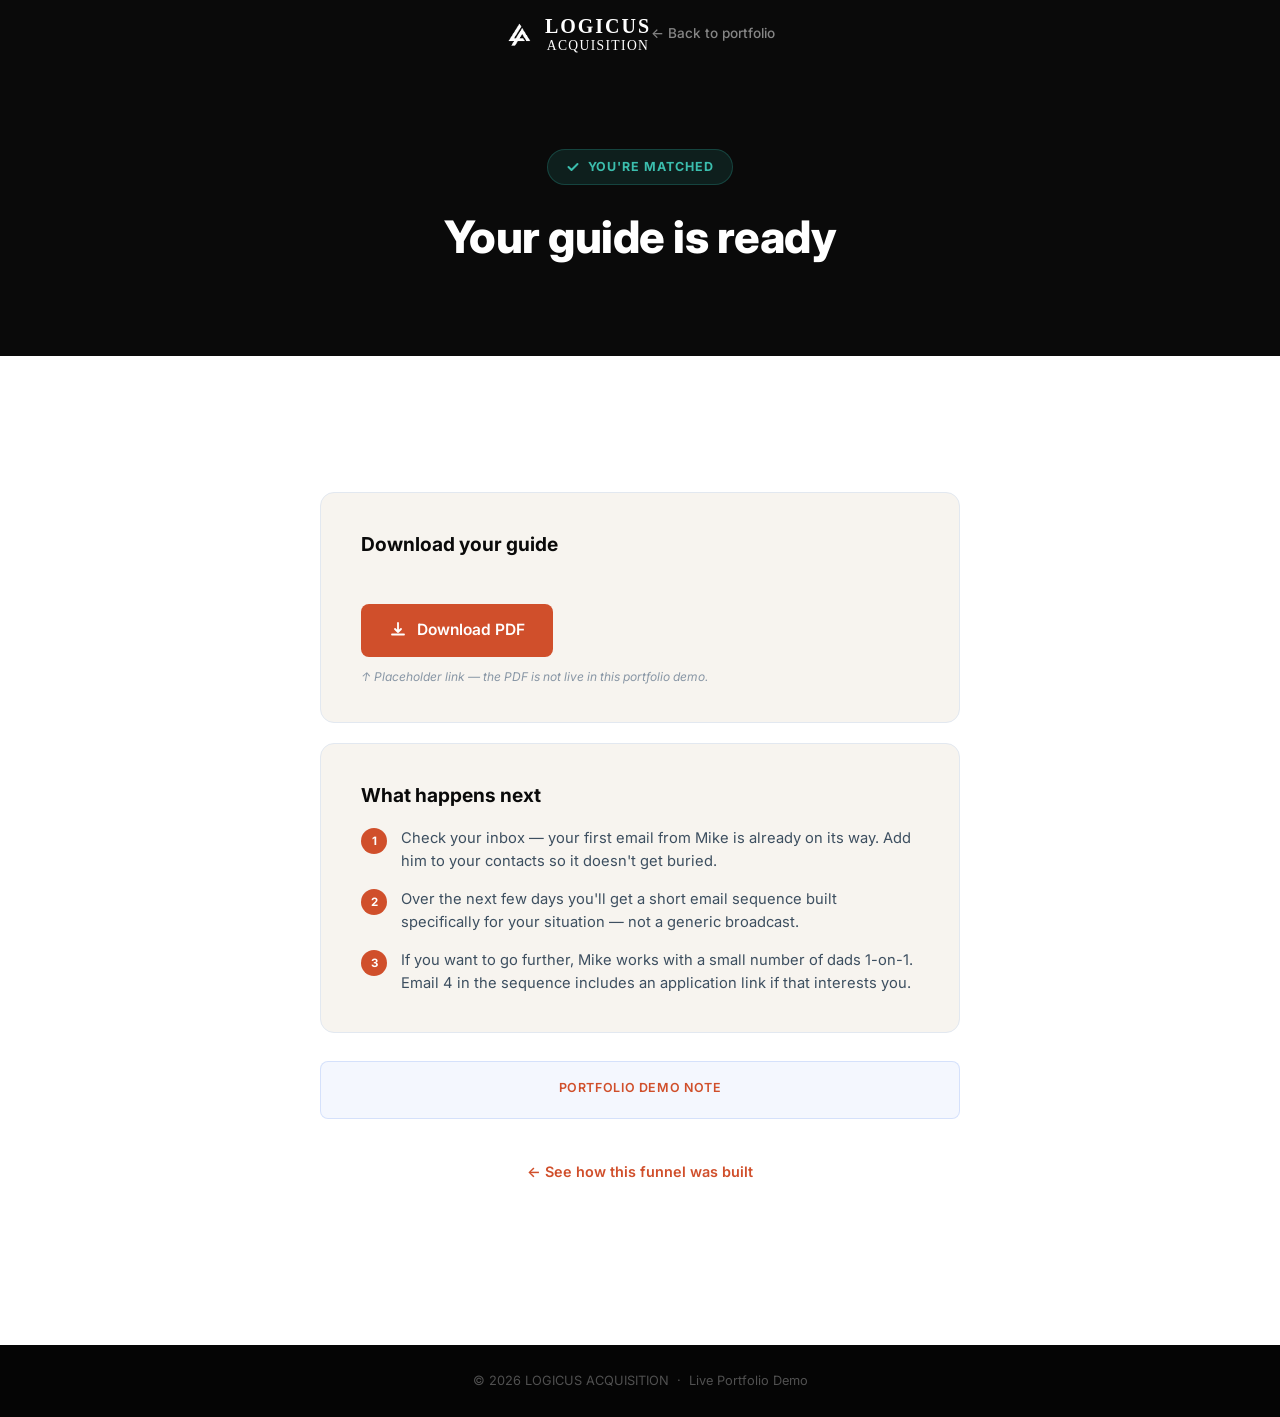
<file: confirmation.html>
<!DOCTYPE html>
<html lang="en">
<head>
  <meta charset="UTF-8">
  <meta name="viewport" content="width=device-width, initial-scale=1.0">
  <title>Your Guide Is Ready — LOGICUS ACQUISITION Demo</title>
  <link rel="preconnect" href="https://fonts.googleapis.com">
  <link rel="preconnect" href="https://fonts.gstatic.com" crossorigin>
  <link href="https://fonts.googleapis.com/css2?family=Inter:wght@300;400;500;600;700;800&display=swap" rel="stylesheet">
  <link rel="stylesheet" href="styles.css">
</head>
<body>

  <!-- ======================== NAV ======================== -->
  <nav>
    <div class="nav-inner">
      <div class="logo-mark">
        <img src="icon.png" width="30" height="30" alt="" style="filter: brightness(0) invert(1);">
        <div class="logo-stack">
          <div class="logo-name">LOGICUS</div>
          <div class="logo-sub">ACQUISITION</div>
        </div>
      </div>
      <a href="index.html" style="color:rgba(255,255,255,0.5); font-size:0.85rem; text-decoration:none; font-weight:500;">← Back to portfolio</a>
    </div>
  </nav>

  <!-- ======================== CONFIRM HERO ======================== -->
  <section class="confirm-hero">
    <div class="container">
      <div class="confirm-badge">
        <!-- SVG checkmark -->
        <svg width="14" height="14" viewBox="0 0 14 14" fill="none" xmlns="http://www.w3.org/2000/svg">
          <path d="M2.5 7L5.5 10L11.5 4" stroke="#3BBDAD" stroke-width="2" stroke-linecap="round" stroke-linejoin="round"/>
        </svg>
        You're matched
      </div>
      <!-- Headline and subhead injected by JS -->
      <h1 id="confirm-headline">Your guide is ready</h1>
      <p id="confirm-subhead"></p>
    </div>
  </section>

  <!-- ======================== CONFIRM BODY ======================== -->
  <section class="confirm-body">
    <div class="container" style="padding: 56px 24px 80px;">

      <!-- Download card -->
      <div class="confirm-card">
        <h3 id="card-title">Download your guide</h3>
        <p id="card-desc" style="font-size:0.9rem; color:var(--text-muted); margin-bottom:20px; line-height:1.7;"></p>
        <a href="#" class="download-btn" onclick="return false;" title="PDF not live in this demo">
          <!-- Download icon SVG -->
          <svg width="18" height="18" viewBox="0 0 18 18" fill="none" xmlns="http://www.w3.org/2000/svg">
            <path d="M9 2V11M9 11L6 8M9 11L12 8" stroke="white" stroke-width="1.8" stroke-linecap="round" stroke-linejoin="round"/>
            <path d="M3 13.5H15" stroke="white" stroke-width="1.8" stroke-linecap="round"/>
          </svg>
          <span id="btn-label">Download PDF</span>
        </a>
        <p style="font-size:0.75rem; color:var(--gray); margin-top:10px; font-style:italic;">
          ↑ Placeholder link — the PDF is not live in this portfolio demo.
        </p>
      </div>

      <!-- What happens next -->
      <div class="confirm-card" style="margin-top:20px;">
        <h3>What happens next</h3>
        <ul class="confirm-steps">
          <li>
            <div class="step-num">1</div>
            <span>Check your inbox — your first email from Mike is already on its way. Add him to your contacts so it doesn't get buried.</span>
          </li>
          <li>
            <div class="step-num">2</div>
            <span id="step2-text">Over the next few days you'll get a short email sequence built specifically for your situation — not a generic broadcast.</span>
          </li>
          <li>
            <div class="step-num">3</div>
            <span>If you want to go further, Mike works with a small number of dads 1-on-1. Email 4 in the sequence includes an application link if that interests you.</span>
          </li>
        </ul>
      </div>

      <!-- Segment label (for demo transparency) -->
      <div style="max-width:640px; margin:28px auto 0; padding:16px 20px; background:rgba(37,99,235,0.05); border:1px solid rgba(37,99,235,0.15); border-radius:8px; text-align:center;">
        <p style="font-size:0.78rem; color:var(--coral); font-weight:600; letter-spacing:0.05em; margin-bottom:4px;">PORTFOLIO DEMO NOTE</p>
        <p id="segment-note" style="font-size:0.83rem; color:var(--text-muted); margin:0; line-height:1.6;"></p>
      </div>

      <div style="text-align:center; margin-top:40px;">
        <a href="index.html" style="color:var(--coral); font-size:0.9rem; font-weight:600; text-decoration:none;">← See how this funnel was built</a>
      </div>

    </div>
  </section>

  <!-- ======================== FOOTER ======================== -->
  <footer>
    <div class="container">
      <p>© 2026 LOGICUS ACQUISITION &nbsp;·&nbsp; Live Portfolio Demo</p>
    </div>
  </footer>

  <script>
    // ── Read segment from URL param ──
    const params  = new URLSearchParams(window.location.search);
    const segment = params.get('segment') || '2';

    // ── Content map per segment ──
    const content = {
      '1': {
        headline: 'Your New Dad Quick-Start guide is ready',
        subhead:  'You've got a lot going on right now — we keep it simple. This guide is built for dads with kids under 5.',
        cardTitle: 'Download: The New Dad Quick-Start',
        cardDesc:  'Short, realistic, and designed around nap windows and zero free time. This is your starting point — not a 90-day program, just the first move.',
        btnLabel:  'Download PDF',
        step2:     'Over the next few days you\'ll get a short email sequence tailored for dads in the new-baby phase — practical, not overwhelming.',
        segNote:   'You selected "Under 5 years old" — this is Segment 1 (New Dad path). In a live funnel, the lead magnet, email subject lines, and sequence content would all be built around the new-dad context.',
      },
      '2': {
        headline: 'Your Stolen Minutes Method guide is ready',
        subhead:  'Built for dads with school-aged kids — the schedule is full, but the windows are there if you know where to look.',
        cardTitle: 'Download: The Stolen Minutes Method',
        cardDesc:  'Train smarter around your kids\' schedule — without adding a single obligation to your week. This guide shows you how to find and use the time you already have.',
        btnLabel:  'Download PDF',
        step2:     'Over the next few days you\'ll get a 4-part email sequence built specifically for dads with kids aged 5–12 — the Visible Dad sequence.',
        segNote:   'You selected "5 to 12 years old" — this is Segment 2 (the fully built-out path). The lead magnet, headline, and email sequence you just saw on the home page are exactly what this segment receives.',
      },
      '3': {
        headline: 'Your Teen Dad Blueprint is ready',
        subhead:  'Your kids are old enough to make their own judgements. This guide is built for dads who know the window is closing.',
        cardTitle: 'Download: The Teen Dad Blueprint',
        cardDesc:  'Less about building habits from scratch, more about rebuilding credibility — with your kids, and with yourself. Designed for the realities of life with teenagers.',
        btnLabel:  'Download PDF',
        step2:     'Over the next few days you\'ll get a short email sequence tailored for dads with teen-aged kids — direct, no fluff.',
        segNote:   'You selected "13 and older" — this is Segment 3 (Teen Dad path). In a live funnel, this segment gets its own lead magnet and email sequence with messaging specific to the teen-dad context.',
      },
    };

    // ── Inject content ──
    const c = content[segment] || content['2'];

    document.getElementById('confirm-headline').textContent = c.headline;
    document.getElementById('confirm-subhead').textContent  = c.subhead;
    document.getElementById('card-title').textContent       = c.cardTitle;
    document.getElementById('card-desc').textContent        = c.cardDesc;
    document.getElementById('btn-label').textContent        = c.btnLabel;
    document.getElementById('step2-text').textContent       = c.step2;
    document.getElementById('segment-note').textContent     = c.segNote;
  </script>

</body>
</html>
</file>
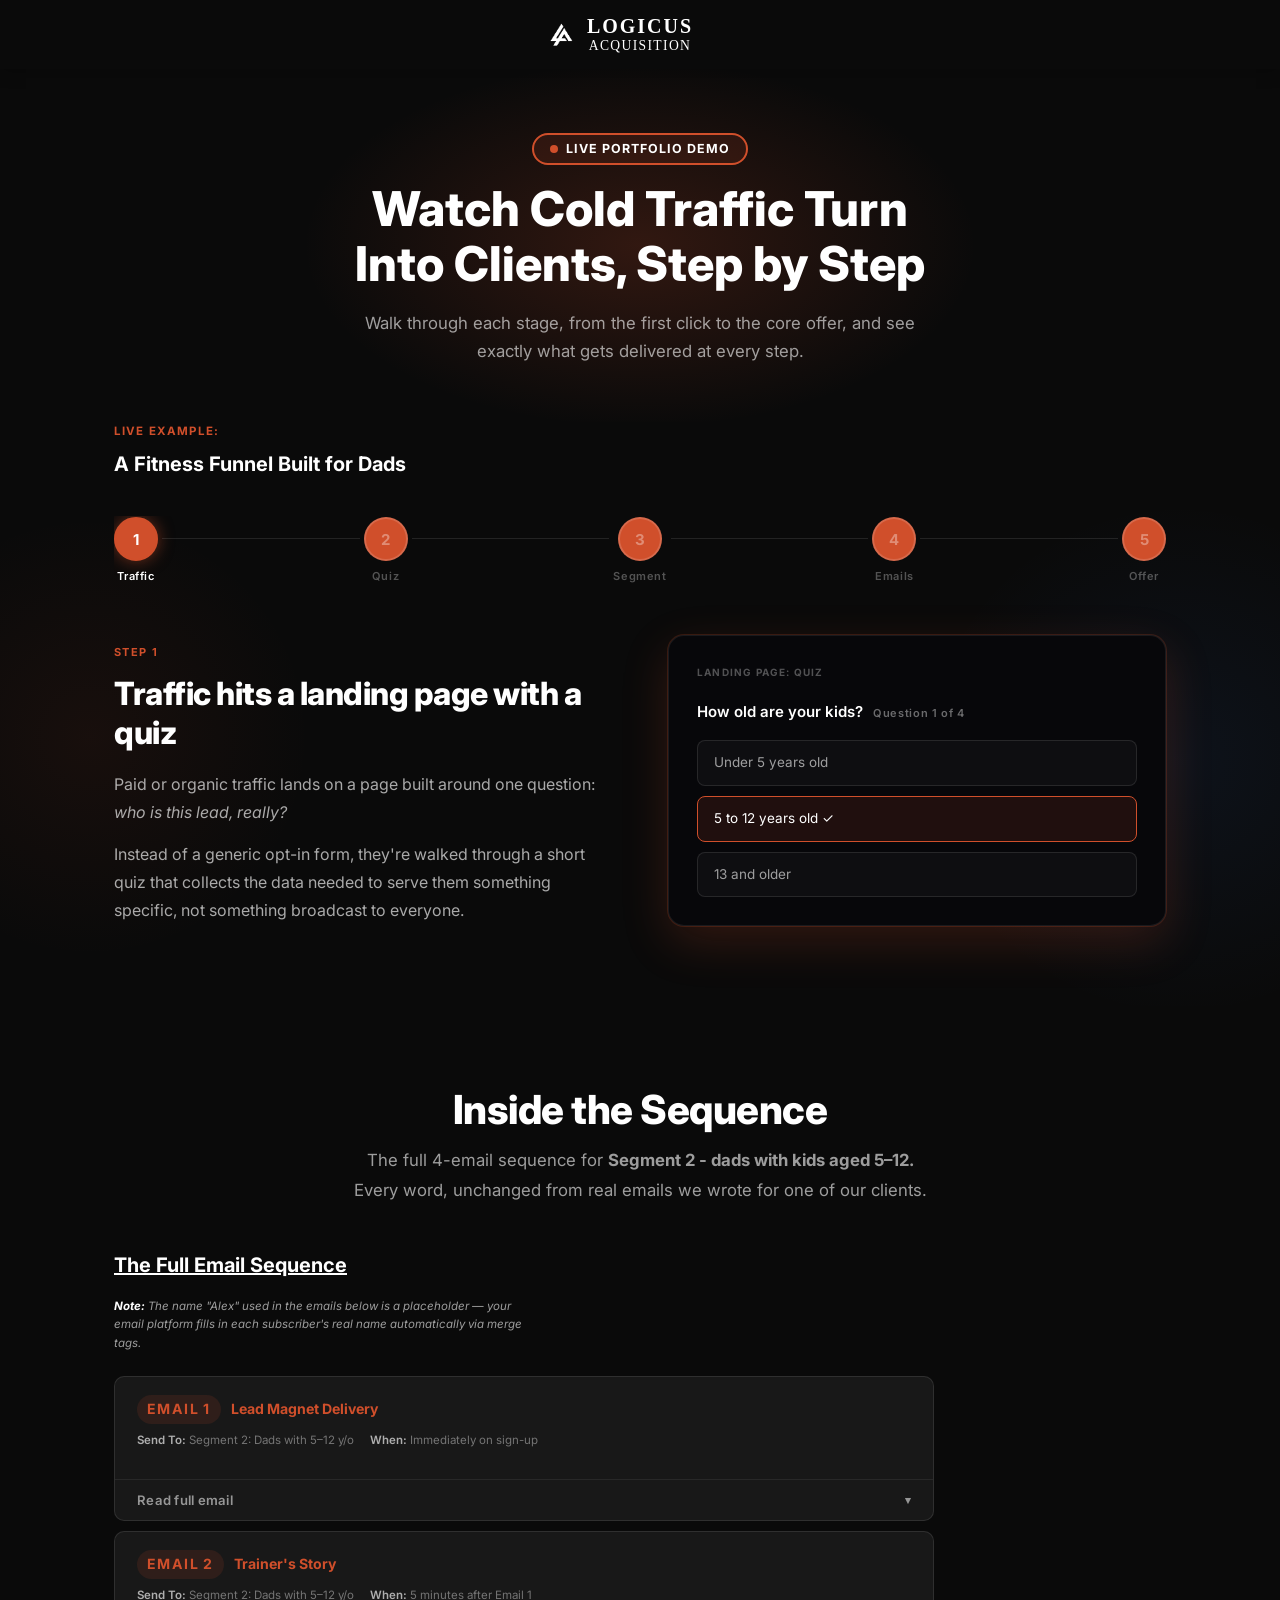
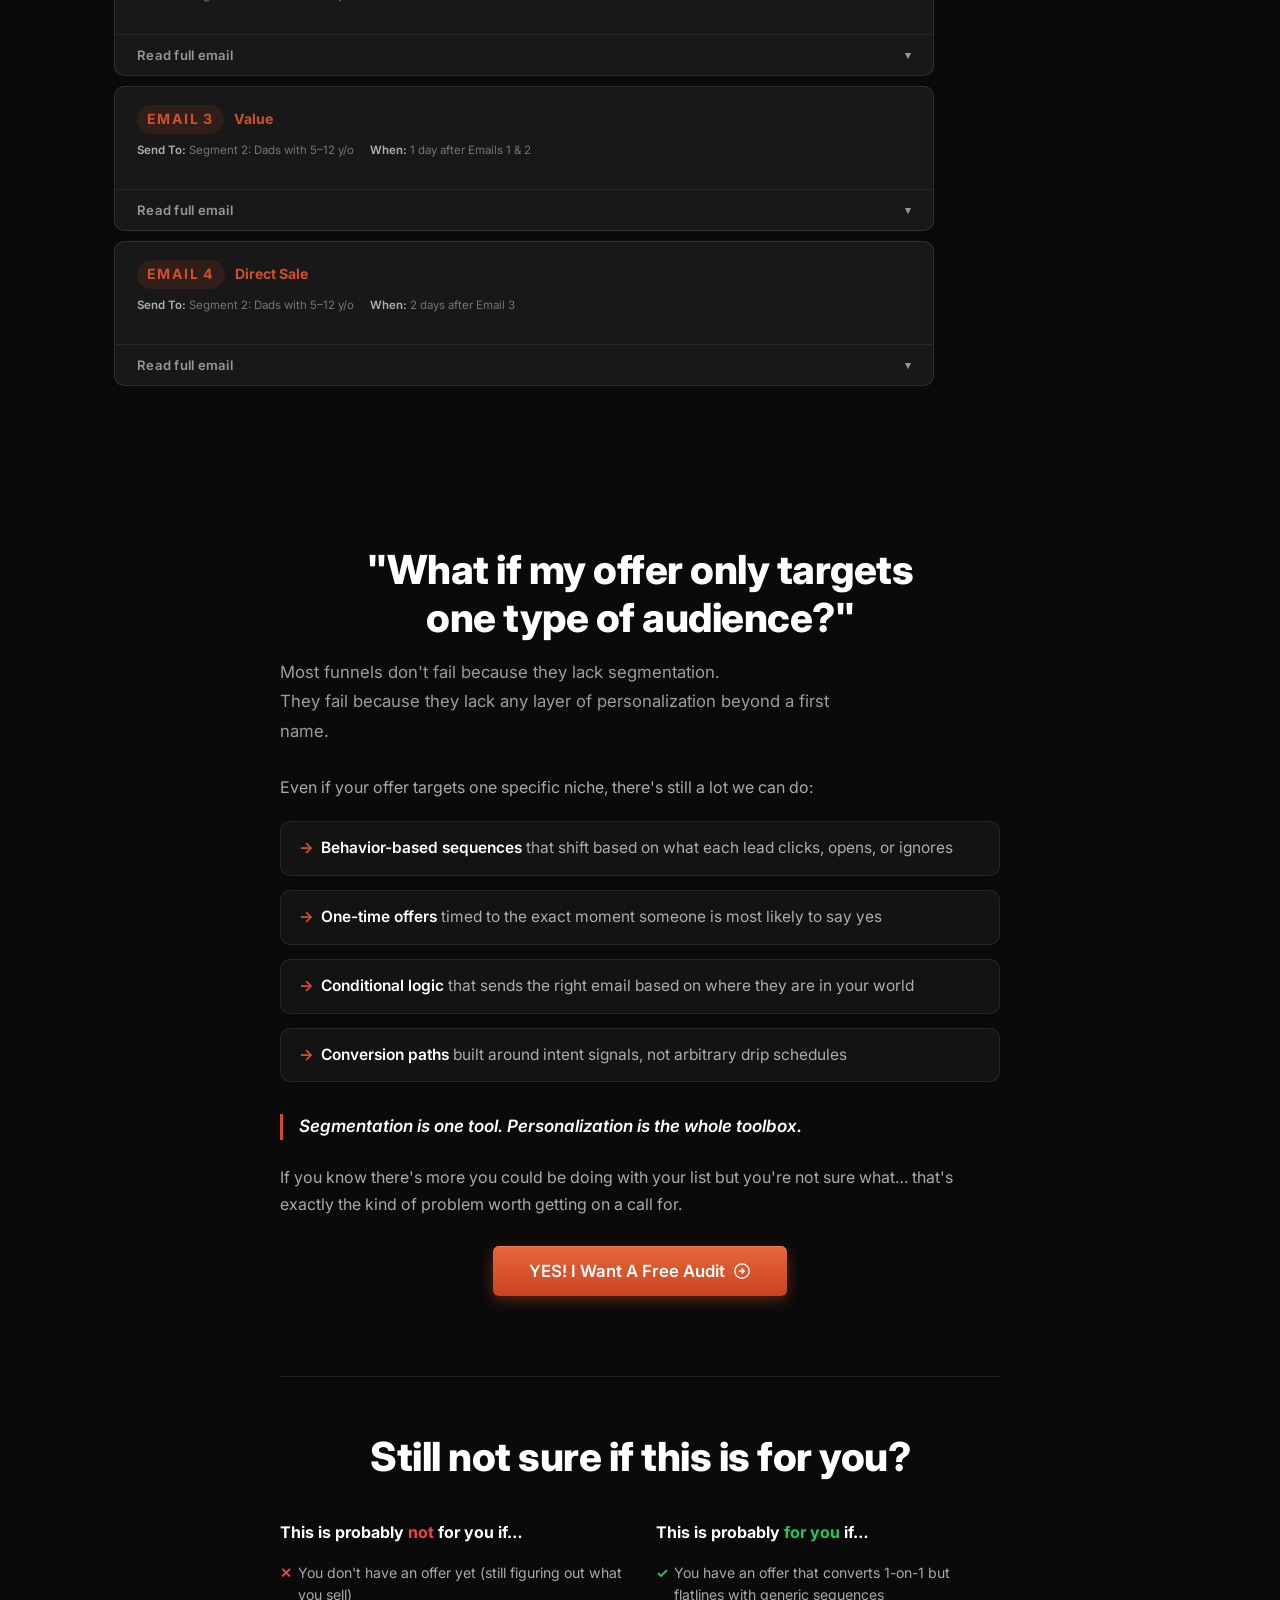
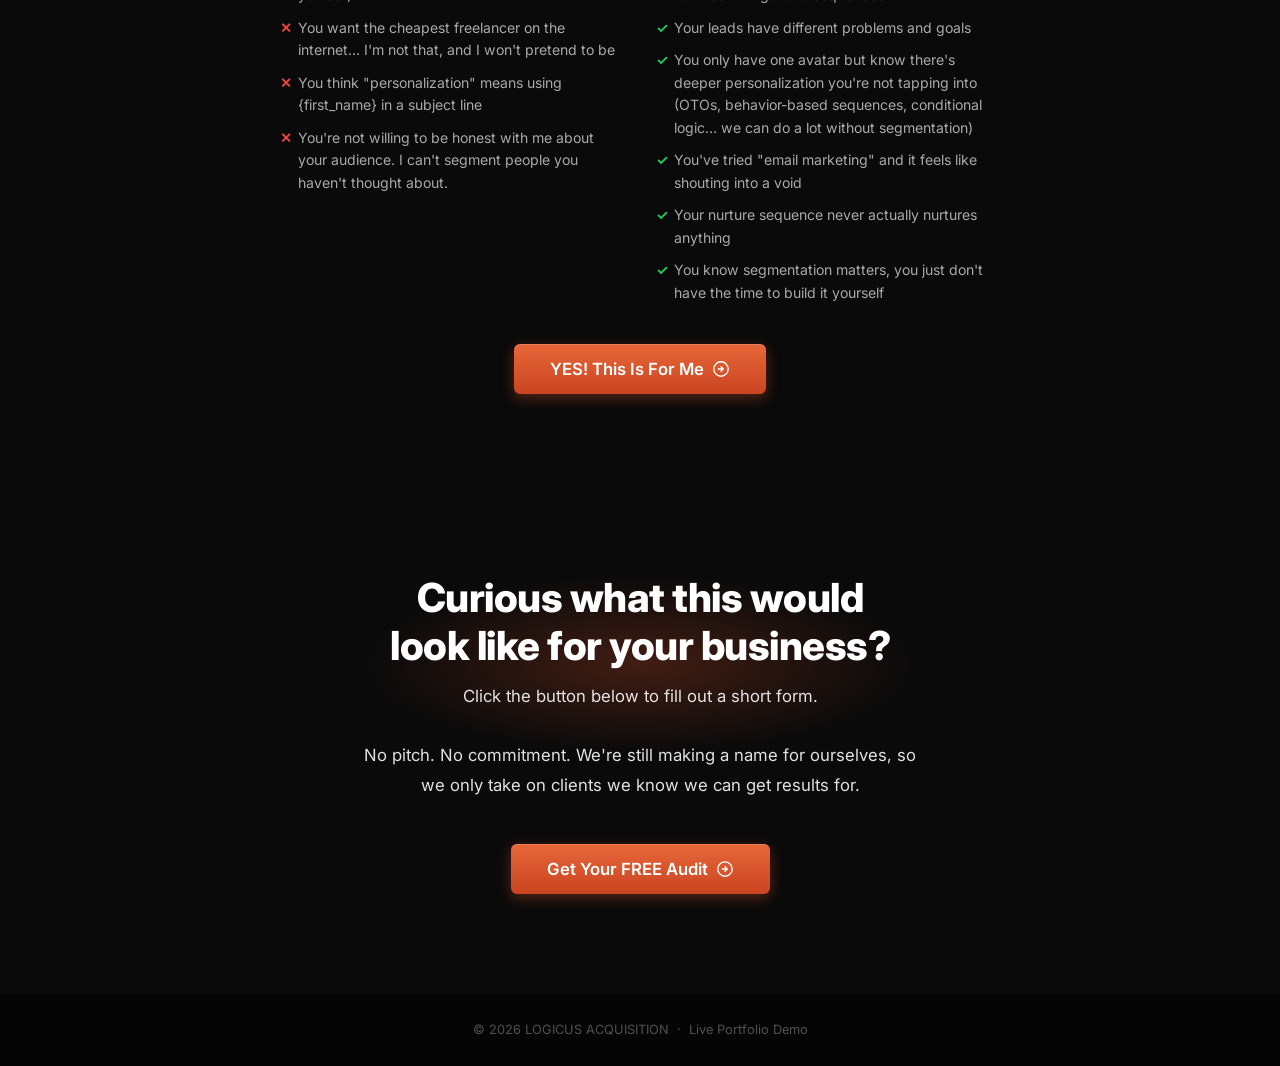
<file: funnel.html>
<!DOCTYPE html>
<html lang="en">
<head>
  <meta charset="UTF-8">
  <meta name="viewport" content="width=device-width, initial-scale=1.0">
  <title>How It Works — LOGICUS ACQUISITION</title>
  <link rel="preconnect" href="https://fonts.googleapis.com">
  <link rel="preconnect" href="https://fonts.gstatic.com" crossorigin>
  <link href="https://fonts.googleapis.com/css2?family=Inter:wght@300;400;500;600;700;800&display=swap" rel="stylesheet">
  <link rel="stylesheet" href="styles.css">
  <style>
    /* ── Walkthrough Hero ── */
    .walkthrough-hero {
      padding: 64px 0 56px;
      text-align: center;
      position: relative;
      overflow: hidden;
    }
    .walkthrough-hero::before {
      content: '';
      position: absolute;
      top: 50%;
      left: 50%;
      transform: translate(-50%, -50%);
      width: min(700px, 120vw);
      height: 380px;
      background: radial-gradient(ellipse at center, rgba(208,79,43,0.2) 0%, transparent 68%);
      pointer-events: none;
      z-index: 0;
    }
    .walkthrough-hero .container { position: relative; z-index: 1; }
    .walkthrough-hero .hero-label {
      display: inline-flex;
      align-items: center;
      gap: 8px;
      margin-bottom: 16px;
      border: 2px solid #D04F2B;
      border-radius: 999px;
      padding: 4px 16px;
      background: rgba(208, 79, 43, 0.12);
      color: #fff;
      font-size: 0.78rem;
      font-weight: 700;
      letter-spacing: 0.08em;
      text-transform: uppercase;
    }
    .live-dot {
      width: 8px;
      height: 8px;
      border-radius: 50%;
      background: #D04F2B;
      flex-shrink: 0;
      animation: pulse-dot 1.6s ease-in-out infinite;
    }
    @keyframes pulse-dot {
      0%, 100% { opacity: 1; transform: scale(1); }
      50% { opacity: 0.4; transform: scale(0.75); }
    }
    .walkthrough-hero h1 {
      font-size: clamp(1.6rem, 4.5vw, 3rem);
      font-weight: 800;
      line-height: 1.15;
      margin-bottom: 18px;
      text-wrap: balance;
    }
    .walkthrough-hero p {
      font-size: 1.05rem;
      color: rgba(255,255,255,0.6);
      max-width: 560px;
      margin: 0 auto;
      line-height: 1.7;
      text-wrap: pretty;
    }

    /* ── Step Nav ── */
    .walkthrough-section {
      padding: 0 0 80px;
      position: relative;
      overflow: hidden;
    }
    .walkthrough-section::before {
      content: '';
      position: absolute;
      top: 10%;
      right: -180px;
      width: 560px;
      height: 560px;
      background: radial-gradient(ellipse at center, rgba(59,130,246,0.07) 0%, transparent 65%);
      pointer-events: none;
    }
    .walkthrough-section::after {
      content: '';
      position: absolute;
      bottom: 5%;
      left: -150px;
      width: 480px;
      height: 480px;
      background: radial-gradient(ellipse at center, rgba(208,79,43,0.07) 0%, transparent 65%);
      pointer-events: none;
    }
    .walkthrough-section .container { position: relative; z-index: 1; }
    .step-nav {
      display: flex;
      align-items: center;
      margin-bottom: 48px;
      overflow-x: auto;
      padding-bottom: 4px;
    }
    .step-btn {
      display: flex;
      flex-direction: column;
      align-items: center;
      gap: 8px;
      background: none;
      border: none;
      cursor: pointer;
      padding: 0;
      flex-shrink: 0;
    }
    .step-num {
      width: 44px;
      height: 44px;
      border-radius: 50%;
      border: 2px solid rgba(255,255,255,0.15);
      display: flex;
      align-items: center;
      justify-content: center;
      font-size: 15px;
      font-weight: 700;
      color: rgba(255,255,255,0.35);
      font-family: 'Inter', sans-serif;
      transition: all 0.2s;
    }
    .step-label {
      font-size: 11px;
      font-weight: 600;
      letter-spacing: 0.06em;
      color: rgba(255,255,255,0.3);
      font-family: 'Inter', sans-serif;
      transition: color 0.2s;
    }
    .step-btn.active .step-num {
      background: #D04F2B;
      border-color: #D04F2B;
      color: #fff;
      box-shadow: 0 0 16px rgba(208,79,43,0.5);
    }
    .step-btn.active .step-label { color: #fff; }
    .step-btn:hover:not(.active) .step-num { border-color: rgba(255,255,255,0.4); color: rgba(255,255,255,0.6); }
    .step-connector {
      flex: 1;
      height: 1px;
      background: rgba(255,255,255,0.1);
      min-width: 24px;
      margin: 0 4px;
      margin-bottom: 22px;
    }

    /* ── Step Panels ── */
    .step-panel { display: none; }
    .step-panel.active { display: block; }
    .step-panel-inner {
      display: grid;
      grid-template-columns: 1fr 1fr;
      gap: 56px;
      align-items: center;
    }
    .step-tag {
      display: inline-block;
      font-size: 11px;
      font-weight: 700;
      letter-spacing: 0.12em;
      color: #D04F2B;
      text-transform: uppercase;
      margin-bottom: 14px;
    }
    .step-panel h2 {
      font-size: clamp(1.5rem, 2.8vw, 2rem);
      margin-bottom: 18px;
      line-height: 1.2;
    }
    .step-panel p {
      color: rgba(255,255,255,0.65);
      font-size: 1rem;
      line-height: 1.75;
      margin-bottom: 14px;
    }
    .step-panel p:last-child { margin-bottom: 0; }

    /* ── Demo Cards ── */
    .step-demo-card {
      background: #07070A;
      border: 1px solid rgba(255,255,255,0.08);
      border-radius: 16px;
      padding: 28px;
      box-shadow: 0 0 0 1px rgba(208,79,43,0.2), 0 16px 48px rgba(208,79,43,0.2);
    }
    .demo-label {
      font-size: 10px;
      font-weight: 700;
      letter-spacing: 0.12em;
      text-transform: uppercase;
      color: rgba(255,255,255,0.3);
      margin-bottom: 20px;
    }

    /* Quiz demo */
    .demo-quiz-q {
      font-size: 15px;
      font-weight: 600;
      color: #fff;
      margin-bottom: 16px;
    }
    .demo-options { display: flex; flex-direction: column; gap: 10px; }
    .demo-option {
      padding: 11px 16px;
      border-radius: 8px;
      border: 1px solid rgba(255,255,255,0.1);
      font-size: 13.5px;
      color: rgba(255,255,255,0.6);
      background: rgba(255,255,255,0.03);
    }
    .demo-option.highlighted {
      border-color: #D04F2B;
      background: rgba(208,79,43,0.12);
      color: #fff;
    }

    /* Segment demo */
    .demo-segments { display: flex; gap: 10px; }
    .demo-seg {
      flex: 1;
      text-align: center;
      padding: 14px 10px;
      border-radius: 10px;
      border: 1.5px solid rgba(255,255,255,0.1);
      font-size: 12px;
      font-weight: 600;
      font-family: 'Inter', sans-serif;
      color: rgba(255,255,255,0.4);
      line-height: 1.5;
    }
    .demo-seg small { display: block; font-weight: 400; font-size: 10.5px; color: rgba(255,255,255,0.3); margin-top: 4px; }
    .demo-seg.seg-1 { border-color: rgba(245,158,11,0.3); color: #FCD34D; }
    .demo-seg.seg-2 {
      border-color: #3B82F6;
      background: rgba(59,130,246,0.12);
      color: #93C5FD;
      box-shadow: 0 0 16px rgba(59,130,246,0.3);
    }
    .demo-seg.seg-2 small { color: rgba(147,197,253,0.6); }
    .demo-seg.seg-3 { border-color: rgba(244,63,94,0.3); color: #FDA4AF; }

    /* Lead magnet demo */
    .demo-magnet {
      background: rgba(59,130,246,0.08);
      border: 1px solid rgba(59,130,246,0.25);
      border-radius: 10px;
      padding: 20px;
      text-align: center;
    }
    .demo-magnet-title {
      font-size: 15px;
      font-weight: 700;
      color: #fff;
      margin-bottom: 6px;
    }
    .demo-magnet-sub {
      font-size: 12.5px;
      color: rgba(255,255,255,0.55);
      margin-bottom: 14px;
    }
    .demo-magnet-tag {
      display: inline-block;
      font-size: 10.5px;
      font-weight: 600;
      padding: 4px 12px;
      border-radius: 20px;
      background: rgba(59,130,246,0.2);
      color: #93C5FD;
      letter-spacing: 0.04em;
    }

    /* Email list demo */
    .demo-email-list { display: flex; flex-direction: column; gap: 10px; }
    .demo-email-row {
      display: flex;
      align-items: center;
      gap: 12px;
      padding: 10px 14px;
      border-radius: 8px;
      background: rgba(255,255,255,0.04);
      border: 1px solid rgba(255,255,255,0.07);
      font-size: 13px;
      color: rgba(255,255,255,0.7);
    }
    .demo-email-num {
      width: 24px;
      height: 24px;
      border-radius: 50%;
      background: rgba(208,79,43,0.25);
      border: 1px solid rgba(208,79,43,0.5);
      color: #93C5FD;
      font-size: 11px;
      font-weight: 700;
      display: flex;
      align-items: center;
      justify-content: center;
      flex-shrink: 0;
    }
    .demo-email-time {
      margin-left: auto;
      font-size: 11px;
      color: rgba(255,255,255,0.3);
      flex-shrink: 0;
    }

    /* Offer demo */
    .demo-offer-title {
      font-size: 16px;
      font-weight: 700;
      color: #fff;
      margin-bottom: 16px;
    }
    .demo-offer-items { display: flex; flex-direction: column; gap: 8px; margin-bottom: 20px; }
    .demo-offer-item {
      font-size: 13px;
      color: rgba(255,255,255,0.65);
    }
    .demo-offer-cta {
      display: inline-block;
      padding: 10px 20px;
      background: #D04F2B;
      border-radius: 8px;
      font-size: 13px;
      font-weight: 700;
      color: #fff;
    }

    /* Step nav mobile */
    @media (max-width: 768px) {
      .step-panel-inner {
        display: flex;
        flex-direction: column;
        gap: 24px;
      }
      .step-text { display: contents; }
      .step-text-header { order: 1; }
      .step-demo-card { order: 2; }
      .step-text-body { order: 3; }
      .demo-segments { flex-direction: column; }
      .step-hook {
        color: rgba(255,255,255,0.88);
        font-weight: 500;
        border-left: 2px solid #D04F2B;
        padding-left: 12px;
      }
      .when-to-send-label { display: none; }
    }

    /* ── Email showcase overrides for funnel page ── */
    .email-header-meta {
      display: flex;
      flex-wrap: wrap;
      gap: 6px 16px;
      margin-bottom: 12px;
    }
    .email-meta-item {
      font-size: 11.5px;
      color: rgba(255,255,255,0.4);
    }
    .email-meta-item strong {
      color: rgba(255,255,255,0.65);
      font-weight: 600;
    }
    .email-body a { color: #3B82F6; text-decoration: underline; }
    .email-body .email-quote-center {
      text-align: center;
      font-weight: 700;
      font-style: italic;
      font-size: 1.05rem;
      margin: 8px 0 16px;
      color: #fff;
    }
    .email-body .dash-list {
      list-style: none;
      padding: 0;
      margin: 8px 0 16px 16px;
    }
    .email-body .dash-list li::before {
      content: "– ";
      color: rgba(255,255,255,0.4);
    }
    .email-body .check-list {
      list-style: none;
      padding: 0;
      margin: 8px 0 16px;
      display: flex;
      flex-direction: column;
      gap: 10px;
    }
    .email-body .check-list li {
      font-size: 0.9rem;
      line-height: 1.6;
    }
    /* Email showcase overrides */
    .email-type { color: #D04F2B; font-size: 0.88rem; font-weight: 700; }
    .email-num { font-size: 0.88rem; font-weight: 700; }
    .email-subject strong { color: #fff; font-size: 0.93rem; font-weight: 600; }
    .email-preview-text strong { color: #fff; }
    .alt-row {
      display: flex;
      flex-wrap: wrap;
      gap: 4px 24px;
    }
    .alt-row .email-preview-text { flex-shrink: 0; color: #fff; }
    .email-header { display: flex; flex-direction: column; gap: 7px; cursor: default; }
    .email-subject, .email-preview-text, .alt-row { display: none; }
    .email-card.open .email-subject { display: block; }
    .email-card.open .email-preview-text { display: block; }
    .email-card.open .alt-row { display: flex; }
    .email-note { text-align: center; font-size: 0.8rem; color: rgba(255,255,255,0.6); margin-top: 40px; font-style: italic; }
  </style>
</head>
<body>

  <!-- ======================== NAV ======================== -->
  <nav>
    <div class="nav-inner">
      <a href="index.html" class="logo-mark" style="text-decoration:none; margin-left:-40px;">
        <img src="icon.png" width="30" height="30" alt="" style="filter: brightness(0) invert(1);">
        <div class="logo-stack">
          <div class="logo-name">LOGICUS</div>
          <div class="logo-sub">ACQUISITION</div>
        </div>
      </a>
    </div>
  </nav>

  <!-- ======================== HERO ======================== -->
  <section class="walkthrough-hero">
    <div class="container">
      <div class="hero-label"><span class="live-dot"></span>Live Portfolio Demo</div>
      <h1>Watch Cold Traffic Turn Into Clients, Step by Step</h1>
      <p>Walk through each stage, from the first click to the core offer, and see exactly what gets delivered at every step.</p>
    </div>
  </section>

  <!-- ======================== WALKTHROUGH ======================== -->
  <section class="walkthrough-section">
    <div class="container">

      <!-- Section intro -->
      <div style="margin-bottom: 36px;">
        <p style="font-size:0.72rem; font-weight:700; letter-spacing:0.1em; text-transform:uppercase; color:#D04F2B; margin-bottom:8px;">Live Example:</p>
        <h3 style="font-size:1.25rem; font-weight:700; color:#fff; margin-bottom:0;">A Fitness Funnel Built for Dads</h3>
      </div>

      <!-- Step nav -->
      <div class="step-nav">
        <button class="step-btn active" onclick="showStep(1)">
          <span class="step-num">1</span>
          <span class="step-label">Traffic</span>
        </button>
        <div class="step-connector"></div>
        <button class="step-btn" onclick="showStep(2)">
          <span class="step-num">2</span>
          <span class="step-label">Quiz</span>
        </button>
        <div class="step-connector"></div>
        <button class="step-btn" onclick="showStep(3)">
          <span class="step-num">3</span>
          <span class="step-label">Segment</span>
        </button>
        <div class="step-connector"></div>
        <button class="step-btn" onclick="showStep(4)">
          <span class="step-num">4</span>
          <span class="step-label">Emails</span>
        </button>
        <div class="step-connector"></div>
        <button class="step-btn" onclick="showStep(5)">
          <span class="step-num">5</span>
          <span class="step-label">Offer</span>
        </button>
      </div>

      <!-- Step panels -->
      <div class="step-panels">

        <!-- Step 1 -->
        <div class="step-panel active" data-step="1">
          <div class="step-panel-inner">
            <div class="step-text">
              <div class="step-text-header">
                <div class="step-tag">Step 1</div>
                <h2>Traffic hits a landing page with a quiz</h2>
              </div>
              <div class="step-text-body">
                <p class="step-hook">Paid or organic traffic lands on a page built around one question: <em>who is this lead, really?</em></p>
                <p>Instead of a generic opt-in form, they're walked through a short quiz that collects the data needed to serve them something specific, not something broadcast to everyone.</p>
              </div>
            </div>
            <div class="step-demo-card">
              <div class="demo-label">Landing Page: Quiz</div>
              <div style="display:flex; align-items:baseline; gap:10px; margin-bottom:16px;">
                <div class="demo-quiz-q" style="margin-bottom:0;">How old are your kids?</div>
                <span style="font-size:11px; font-weight:600; letter-spacing:0.06em; color:rgba(255,255,255,0.4); flex-shrink:0;">Question 1 of 4</span>
              </div>
              <div class="demo-options">
                <div class="demo-option">Under 5 years old</div>
                <div class="demo-option highlighted">5 to 12 years old ✓</div>
                <div class="demo-option">13 and older</div>
              </div>
            </div>
          </div>
        </div>

        <!-- Step 2 -->
        <div class="step-panel" data-step="2">
          <div class="step-panel-inner">
            <div class="step-text">
              <div class="step-text-header">
                <div class="step-tag">Step 2</div>
                <h2>Answers determine the segment</h2>
              </div>
              <div class="step-text-body">
                <p class="step-hook">The primary signal is kids' age range. Each group has different psychology, schedule constraints, and parenting pressures, so each gets a completely different funnel.</p>
                <p>Secondary answers (challenge type, consistency level, main goal) further personalize the copy within the segment.</p>
              </div>
            </div>
            <div class="step-demo-card">
              <div class="demo-label">Segmentation Output</div>
              <div class="demo-segments">
                <div class="demo-seg seg-1">Segment 1<small>Kids under 5</small></div>
                <div class="demo-seg seg-2">Segment 2<small>Kids 5–12 ✓</small></div>
                <div class="demo-seg seg-3">Segment 3<small>Kids 13+</small></div>
              </div>
            </div>
          </div>
        </div>

        <!-- Step 3 -->
        <div class="step-panel" data-step="3">
          <div class="step-panel-inner">
            <div class="step-text">
              <div class="step-text-header">
                <div class="step-tag">Step 3</div>
                <h2>Each segment gets a matched lead magnet</h2>
              </div>
              <div class="step-text-body">
                <p class="step-hook">No two segments receive the same guide. Each lead magnet is written for the exact situation of that segment: different title, different framing, different content.</p>
                <p>The delivery email also references their quiz answers, so the experience feels personal from the very first message they open.</p>
              </div>
            </div>
            <div class="step-demo-card">
              <div class="demo-label">Segment 2: Lead Magnet</div>
              <div class="demo-magnet">
                <div class="demo-magnet-title">The Stolen Minutes Method</div>
                <div class="demo-magnet-sub">Train Smarter Around Your Kids' Schedule</div>
                <div class="demo-magnet-tag">For dads with kids aged 5–12</div>
              </div>
            </div>
          </div>
        </div>

        <!-- Step 4 -->
        <div class="step-panel" data-step="4">
          <div class="step-panel-inner">
            <div class="step-text">
              <div class="step-text-header">
                <div class="step-tag">Step 4</div>
                <h2>A tailored email sequence does the nurturing</h2>
              </div>
              <div class="step-text-body">
                <p class="step-hook">Four emails go out to Segment 2, spaced and sequenced to build trust, deliver value, and move the lead toward the offer, without sounding like a broadcast blast.</p>
                <p>Scroll down to read every email in full, word for word.</p>
                <a href="#email-showcase" class="btn btn-coral" style="margin-top:16px;">Read the full sequence <svg width="18" height="18" viewBox="0 0 20 20" fill="none" style="flex-shrink:0"><circle cx="10" cy="10" r="8" stroke="currentColor" stroke-width="1.5"/><path d="M7 10h5.5M10 7.5l2.5 2.5-2.5 2.5" stroke="currentColor" stroke-width="1.5" stroke-linecap="round" stroke-linejoin="round"/></svg></a>
              </div>
            </div>
            <div class="step-demo-card">
              <div style="display:flex; justify-content:space-between; align-items:center; margin-bottom:6px;">
                <div class="demo-label" style="margin-bottom:0;">Email Sequence: Segment 2</div>
                <div class="when-to-send-label" style="font-size:10px; font-weight:600; letter-spacing:0.08em; text-transform:uppercase; color:rgba(255,255,255,0.35);">When to send</div>
              </div>
              <div class="demo-email-list">
                <div class="demo-email-row">
                  <span class="demo-email-num">1</span>
                  <span>Lead Magnet Delivery</span>
                  <span class="demo-email-time">Immediately</span>
                </div>
                <div class="demo-email-row">
                  <span class="demo-email-num">2</span>
                  <span>Trainer's Story</span>
                  <span class="demo-email-time">+5 min</span>
                </div>
                <div class="demo-email-row">
                  <span class="demo-email-num">3</span>
                  <span>Value + Product Aware</span>
                  <span class="demo-email-time">Day 2</span>
                </div>
                <div class="demo-email-row">
                  <span class="demo-email-num">4</span>
                  <span>Direct Sale</span>
                  <span class="demo-email-time">Day 4</span>
                </div>
              </div>
            </div>
          </div>
        </div>

        <!-- Step 5 -->
        <div class="step-panel" data-step="5">
          <div class="step-panel-inner">
            <div class="step-text">
              <div class="step-text-header">
                <div class="step-tag">Step 5</div>
                <h2>The offer lands at the right moment</h2>
              </div>
              <div class="step-text-body">
                <p class="step-hook">By Email 4, the lead has received a lead magnet, heard the trainer's personal story, gotten specific value on their problem, and been shown the pattern in their own behavior.</p>
                <p>The coaching offer isn't a cold pitch. It arrives after trust is built, timed to the exact moment the lead is most primed to say yes.</p>
              </div>
            </div>
            <div class="step-demo-card">
              <div class="demo-label">The Coaching Offer</div>
              <div class="demo-offer">
                <div class="demo-offer-title">1-on-1 Coaching with Trainer</div>
                <div class="demo-offer-items">
                  <div class="demo-offer-item">☑️ Custom training blueprint</div>
                  <div class="demo-offer-item">☑️ Done-for-you decision system</div>
                  <div class="demo-offer-item">☑️ Direct access to coach</div>
                  <div class="demo-offer-item">☑️ Ongoing plan adjustments</div>
                </div>
                <div class="demo-offer-cta">Apply here →</div>
              </div>
            </div>
          </div>
        </div>

      </div><!-- /step-panels -->
    </div>
  </section>

  <!-- ======================== EMAIL SHOWCASE ======================== -->
  <section class="email-previews" id="email-showcase">
    <div class="container">
      <h2 style="text-align:center;">Inside the Sequence</h2>
      <p class="section-sub" style="text-align:center; margin-left:auto; margin-right:auto;">The full 4-email sequence for <strong>Segment 2 - dads with kids aged 5–12.</strong> Every word, unchanged from real emails we wrote for one of our clients.</p>
      <h3 style="margin-top: 40px; font-size: 1.25rem; font-weight: 700; color: #fff; text-align: left;"><span style="text-decoration:underline; text-decoration-color:#fff;">The Full Email Sequence</span></h3>

      <p class="email-note" style="margin-top:16px; margin-bottom:24px; font-size:0.72rem; max-width:420px; margin-left:0; margin-right:auto; text-align:left;"><strong style="color:#fff;">Note:</strong> The name "Alex" used in the emails below is a placeholder — your email platform fills in each subscriber's real name automatically via merge tags.</p>

      <div class="email-stack">

        <!-- ─── Email 1 ─── -->
        <div class="email-card">
          <div class="email-header">
            <div class="email-meta">
              <span class="email-num">Email 1</span>
              <span class="email-type">Lead Magnet Delivery</span>
            </div>
            <div class="email-header-meta">
              <span class="email-meta-item"><strong>Send To:</strong> Segment 2: Dads with 5–12 y/o</span>
              <span class="email-meta-item"><strong>When:</strong> Immediately on sign-up</span>
            </div>
            <div class="email-subject"><strong>SL:</strong> Your Stolen Minutes Method is here, Alex</div>
            <div class="email-preview-text"><strong>Preview:</strong> Free fitness guide for dads with active kids</div>
            <div class="alt-row">
              <div class="email-preview-text"><strong>Alt SL:</strong> You signed up for this?</div>
            </div>
          </div>
          <button class="email-expand-btn" onclick="toggleEmail(this)">Read full email <span class="chevron">▾</span></button>
          <div class="email-body-wrap">
            <div class="email-body">
              <div class="email-body-label">Email Body:</div>
              <p>Hey Alex,</p>
              <p>I went through your quiz answers…</p>
              <p>And I believe this is the exact guide you've been looking for:</p>
              <p><a href="javascript:void(0)">Click here to download The Stolen Minutes Method: Train Smarter Around Your Kids' Schedule.</a></p>
              <p><strong>Now, before you dig in…</strong></p>
              <p>I want to make sure you don't miss what's coming next.</p>
              <p>You just joined a group of dads who decided their kids deserve to see them at their best, not just hear about it.</p>
              <p>And over the next few days, I'll send more resources to help you:</p>
              <ul>
                <li>Train on the days you only have 12 minutes and a patch of floor</li>
                <li>Know exactly what to do when you're running on 5 hours of sleep and cold coffee</li>
                <li>Stop losing momentum every time the family schedule blows up</li>
                <li>And more.</li>
              </ul>
              <p>One thing though…</p>
              <p>Email providers love <u><em>burying</em></u> these in promotions or spam.</p>
              <p>So to stay up-to-date with all my free resources and early access to my 1-on-1 training…</p>
              <p>Make sure to follow the steps below (it takes less than 30 seconds):</p>
              <ol>
                <li>Add my email to your contact list.</li>
                <li>Drag this email to your Primary inbox if it isn't there already.</li>
                <li>Reply "Done" to this email so I know you did it.</li>
              </ol>
              <p>Do this now, and you won't miss a thing.</p>
              <p>In the next email, I'll share how I went from being the tired dad my wife and kids worried about to becoming the present dad they're proud of.</p>
              <p>Plus the key lessons I wish I'd learned before they became teenagers.</p>
              <p>But for now?</p>
              <p>Enjoy the guide… and keep an eye out for my next email</p>
              <div class="email-sig">Talk soon,<br>Mike.</div>
            </div>
          </div>
        </div>

        <!-- ─── Email 2 ─── -->
        <div class="email-card">
          <div class="email-header">
            <div class="email-meta">
              <span class="email-num">Email 2</span>
              <span class="email-type">Trainer's Story</span>
            </div>
            <div class="email-header-meta">
              <span class="email-meta-item"><strong>Send To:</strong> Segment 2: Dads with 5–12 y/o</span>
              <span class="email-meta-item"><strong>When:</strong> 5 minutes after Email 1</span>
            </div>
            <div class="email-subject"><strong>SL:</strong> "Dad bod" to "Fit dad" without missing their game</div>
            <div class="email-preview-text"><strong>Preview:</strong> My story</div>
            <div class="alt-row">
              <div class="email-preview-text"><strong>Alt SL:</strong> The day my son asked a question I couldn't answer…</div>
            </div>
          </div>
          <button class="email-expand-btn" onclick="toggleEmail(this)">Read full email <span class="chevron">▾</span></button>
          <div class="email-body-wrap">
            <div class="email-body">
              <div class="email-body-label">Email Body:</div>
              <p>Alex,</p>
              <p>If you've ever stared at your calendar on a Sunday night…</p>
              <p>Made a promise to yourself that this week would be different…</p>
              <p>And then watched Wednesday roll around without a single workout done…</p>
              <p>You're not alone.</p>
              <p>I was that guy for almost three years.</p>
              <p>I used to be in decent shape. Athletic enough in my 20s that I never really had to think about it.</p>
              <p>Then work got serious.</p>
              <p>The kids came.</p>
              <p>Life got full.</p>
              <p>And somewhere between the school runs and the late nights and the "I'll start Monday" cycles, I just let myself go.</p>
              <p>I told myself it was fine. I was busy. I was a dad. <em>That's what happens.</em></p>
              <p>But here's the part I didn't want to admit:</p>
              <p>I wasn't just out of shape. I was tired all the time.</p>
              <p>I'd come home drained, and my kids, who just wanted to wrestle and run and play, got the version of me that was already out of gas by 6pm.</p>
              <p>I'd sit on the couch while they played in the yard.</p>
              <p>I told myself they didn't notice.</p>
              <p><strong>Then one evening… my son, he was 9 at the time, asked me why I never ran with him at the park anymore.</strong></p>
              <p>Not in a mean way.</p>
              <p>He was just… curious.</p>
              <p>But it hit me like a truck.</p>
              <p>Because I didn't have a good answer.</p>
              <p>I tried everything after that.</p>
              <ul class="dash-list">
                <li>The gym membership I used for three weeks.</li>
                <li>The YouTube workout phase.</li>
                <li>The diet that lasted until Friday.</li>
                <li>The "I'll be consistent this time" plan that was really no plan at all.</li>
              </ul>
              <p>Each time I actually started making progress, I'd feel guilty.</p>
              <p>Like I was stealing time away from my family to go sweat in a garage.</p>
              <p>So I'd quit. And feel worse.</p>
              <p>That's when I realized the problem wasn't discipline.</p>
              <p>Wasn't motivation. Wasn't even time.</p>
              <p><strong>The real problem was that I had convinced myself that taking care of myself was somehow <em><strong>taking away</strong></em> from my family.</strong></p>
              <p>When the truth is the opposite.</p>
              <p><strong>Your kids aged 5 to 12 are in the middle of figuring out what a man looks like.</strong></p>
              <p>What a father looks like.</p>
              <p>They're watching how you handle hard things. How you treat your body. Whether you follow through.</p>
              <p>You don't have to be perfect. You just have to be someone worth watching.</p>
              <p><strong>The day I stopped treating fitness as something I did instead of being a dad, and started seeing it as <em><strong>part of how I showed up as one</strong></em>, everything changed.</strong></p>
              <p>I stopped quitting.</p>
              <p>I stopped feeling guilty.</p>
              <p>And I finally started making progress that actually stuck.</p>
              <p>In a few days, I'll share the exact reason most dads in your position keep restarting, and the four things that finally made it click for me.</p>
              <p>It's not what you think.</p>
              <div class="email-sig">Talk soon,<br>Mike.<br><br><strong>P.S.</strong> The system I eventually used <u><em><strong>wasn't</strong></em></u> the hardest one. It <u><em><strong>wasn't</strong></em></u> the most scientific. But it was built for a life that looks like yours, because it was designed by someone living it.<br><br><strong>If anything in this email hits close to home, reply and let me know. I read every message and I'll do my best to help.</strong></div>
            </div>
          </div>
        </div>

        <!-- ─── Email 3 ─── -->
        <div class="email-card">
          <div class="email-header">
            <div class="email-meta">
              <span class="email-num">Email 3</span>
              <span class="email-type">Value</span>
            </div>
            <div class="email-header-meta">
              <span class="email-meta-item"><strong>Send To:</strong> Segment 2: Dads with 5–12 y/o</span>
              <span class="email-meta-item"><strong>When:</strong> 1 day after Emails 1 &amp; 2</span>
            </div>
            <div class="email-subject"><strong>SL:</strong> Your kids' sport schedule predicts your fitness plan</div>
            <div class="email-preview-text"><strong>Preview:</strong> Here's how to avoid the crash</div>
            <div class="alt-row">
              <div class="email-preview-text"><strong>Alt SL:</strong> Will your kids see a strong dad or a winded one this season?</div>
              <div class="email-preview-text"><strong>Alt Preview:</strong> Read this to find out…</div>
            </div>
          </div>
          <button class="email-expand-btn" onclick="toggleEmail(this)">Read full email <span class="chevron">▾</span></button>
          <div class="email-body-wrap">
            <div class="email-body">
              <div class="email-body-label">Email Body:</div>
              <p>Alex, believe it or not…</p>
              <p>I sometimes feel like a bit of a fortune teller.</p>
              <p>Not the kind who can tell you if you should quit your job to start a business.</p>
              <p>Or what's gonna be "the next bitcoin" in the 2030s.</p>
              <p>But if you describe what a typical week looks like with your kids?</p>
              <p>I can usually tell <em>(with pretty good accuracy)</em> whether your fitness plan is actually going to stick this time.</p>
              <p>It's not because I can see the future.</p>
              <p>It's because after talking to enough dads in the exact same boat, the pattern is too obvious.</p>
              <p><strong>Your routine and your fitness plan are either in sync… or not.</strong></p>
              <p>It's as simple as checking the GPS on a road you've driven your whole life.</p>
              <p>If the plan doesn't match the actual roads you're on, it's going to crash no matter how motivated you are.</p>
              <p>Now, here's the thing…</p>
              <p>If you can find workouts that fit into the limited time windows you have, you've got a real shot at making it stick.</p>
              <p>We both know that.</p>
              <p>But here's the important caveat.</p>
              <p>I'm not talking about some generic cookie-cutter workout plan.</p>
              <p>I'm talking about the right workout at the right place and time that give you maximum results.</p>
              <p>So if you want to know how to make sure your life and plan are actually in sync…</p>
              <p>So you can finally get back in shape, keep up with your kids on the field without getting gassed and stop starting over every few weeks.</p>
              <p>I put together a free training that breaks everything down for dads exactly like us.</p>
              <p><a href="javascript:void(0)">Watch it here.</a></p>
              <p>Inside, you'll find:</p>
              <ol>
                <li>How to quickly spot the hidden training windows already baked into your current week.</li>
                <li>How to build a "minimum viable workout" system so one chaotic sports-filled week never turns into a full restart again.</li>
                <li>How to instantly match the right session to whatever time you have.</li>
              </ol>
              <p>These are the fundamentals.</p>
              <p>Once you get a clear idea of how and when to use them, sticking to your plan stops being a willpower problem.</p>
              <p>Combine this with the Stolen Minutes Method you already have, and you'll have a sustainable approach to hit your goal.</p>
              <div class="email-sig">Talk soon,<br>Mike<br><br>P.S. Most of the dads I work with started where you are. Once we stopped fighting the "dad life" schedule and started working with it, things just clicked.<br><br>If you want the same high-level accountability and a hand getting your system in place, <a href="javascript:void(0)">go here to see if we're a fit.</a></div>
            </div>
          </div>
        </div>

        <!-- ─── Email 4 ─── -->
        <div class="email-card">
          <div class="email-header">
            <div class="email-meta">
              <span class="email-num">Email 4</span>
              <span class="email-type">Direct Sale</span>
            </div>
            <div class="email-header-meta">
              <span class="email-meta-item"><strong>Send To:</strong> Segment 2: Dads with 5–12 y/o</span>
              <span class="email-meta-item"><strong>When:</strong> 2 days after Email 3</span>
            </div>
            <div class="email-subject"><strong>SL:</strong> The 1 line that ended fitness hopes for most dads</div>
            <div class="email-preview-text"><strong>Preview:</strong> Have you heard it before?</div>
          </div>
          <button class="email-expand-btn" onclick="toggleEmail(this)">Read full email <span class="chevron">▾</span></button>
          <div class="email-body-wrap">
            <div class="email-body">
              <div class="email-body-label">Email Body:</div>
              <p class="email-quote-center">"I'll start when things calm down."</p>
              <p>Let me tell you how that usually goes, Alex.</p>
              <p>A dad signs up for my list because something clicked.</p>
              <p>Maybe a free guide caught him off guard.<br>Maybe his kid asked him to play for the fifth time that week.<br>Maybe he just looked at himself in the mirror and didn't recognize the guy staring back.</p>
              <p>He reads my emails. Downloads the guide. Watches the training.</p>
              <p>And then… he waits.</p>
              <p>He waits for things to "slow down."</p>
              <p>Six months later, I hear from him again.</p>
              <p>Same place. Same weight. Same "I was just about to get started" story.</p>
              <p>I'm not telling you this to make you feel bad.</p>
              <p>I'm telling you because I've watched it happen so many times it's become predictable.</p>
              <p>And I don't want it to happen to you.</p>
              <p>Because the harsh truth is…</p>
              <p>The Monday next month looks exactly like the Monday this week.</p>
              <p>You've already been running this experiment.</p>
              <p>And deep down you know…</p>
              <p>Waiting for calm isn't a plan. It's a way of feeling okay about not starting.</p>
              <p><strong>That's why I'm here to help dads like you take action without adding one more thing to the calendar they're already drowning in.</strong></p>
              <p>But I'm not the right trainer for most people. Why?</p>
              <p>Well, I don't have a workout app with 400 workouts you'll never open…</p>
              <p>No 6-week challenge that dies in week 3 for you to join…</p>
              <p>No "community" that ghost-coaches you…</p>
              <p>Just me, helping you get in shape around the life you already have.</p>
              <p>Here's what you get when you work with me:</p>
              <ul class="check-list">
                <li>☑️ <strong>A training blueprint</strong> built around your work hours, kids' practice, commute, bedtime, so you can follow it without blowing up family time (and your "me" time).</li>
                <li>☑️ <strong>A done-for-you decision system</strong> that tells you exactly what to train, when to train it, and what to eat that day, so you never waste willpower figuring it out at 9pm with a tired brain.</li>
                <li>☑️ <strong>Direct access to me</strong> – text me when you're stuck, when the week blows up, or when you need a form check. I answer.</li>
                <li>☑️ <strong>Plan adjustments</strong> – life with school-aged kids changes every 4 to 6 weeks. Your plan shifts when your season shifts, so you never fall off, never restart, and never lose what you built.</li>
              </ul>
              <p>And as you might already be able to tell (or not, I don't judge)…</p>
              <p><strong>That whole thing is a lot of work for me.</strong></p>
              <p>That's why I can only work with a handful of people at a time.</p>
              <p>But because you've shown me how serious you are about becoming a role model for your family by joining my list…</p>
              <p>I want to give you early access to my 1-on-1 training as a reward for taking action.</p>
              <p>So you can secure your spot and get in the shape your kids deserve to see before I announce this publicly on <strong>April 20th</strong> (if the application isn't full by then).</p>
              <p>All you have to do is click the link below and fill out a short-form application.</p>
              <p>I read every one myself. If I think I can help you (and I'm only taking dads I know I can get results for), we'll hop on a quick call to map it out.</p>
              <p>If it's a fit, we start that week.</p>
              <p>If it's not, I'll point you to something that might be a better match.</p>
              <p><a href="javascript:void(0)">Apply here.</a></p>
              <div class="email-sig">Talk soon,<br>Mike.<br><br><em>P.S. If you've read this far and you're still telling yourself you'll start once you feel more ready… read the first half of this email again.</em></div>
            </div>
          </div>
        </div>

      </div><!-- /email-stack -->

    </div>
  </section>

  <!-- ======================== PERSONALIZATION SECTION ======================== -->
  <section class="personalization-section">
    <div class="container">
      <div class="personalization-inner">
        <h2 style="text-align: center; text-wrap: balance;">"What if my offer only targets one type of audience?"</h2>
        <p class="section-sub">Most funnels don't fail because they lack segmentation.<br>They fail because they lack any layer of personalization beyond a first name.</p>
        <p class="personalization-body">Even if your offer targets one specific niche, there's still a lot we can do:</p>
        <ul class="personalization-list">
          <li><span>Behavior-based sequences</span> that shift based on what each lead clicks, opens, or ignores</li>
          <li><span>One-time offers</span> timed to the exact moment someone is most likely to say yes</li>
          <li><span>Conditional logic</span> that sends the right email based on where they are in your world</li>
          <li><span>Conversion paths</span> built around intent signals, not arbitrary drip schedules</li>
        </ul>
        <p class="personalization-callout">Segmentation is one tool. Personalization is the whole toolbox.</p>
        <p class="personalization-body">If you know there's more you could be doing with your list but you're not sure what… that's exactly the kind of problem worth getting on a call for.</p>
        <div style="margin-top: 28px; text-align:center;">
          <a href="https://docs.google.com/forms/d/e/1FAIpQLSd3DyoUWMhvoH6tZdubQtil6sRKJWbAAn-DKEaLsFB7wDBJww/viewform" target="_blank" class="btn btn-coral btn-lg">YES! I Want A Free Audit <svg width="18" height="18" viewBox="0 0 20 20" fill="none" xmlns="http://www.w3.org/2000/svg" style="flex-shrink:0"><circle cx="10" cy="10" r="8" stroke="currentColor" stroke-width="1.5"/><path d="M7 10h5.5M10 7.5l2.5 2.5-2.5 2.5" stroke="currentColor" stroke-width="1.5" stroke-linecap="round" stroke-linejoin="round"/></svg></a>
        </div>
      </div>
    </div>
  </section>

  <!-- ======================== FIT SECTION ======================== -->
  <section class="fit-section">
    <div class="container">
      <div class="fit-inner">
        <hr class="fit-divider">
        <h2 style="text-align:center; margin-bottom:40px; text-wrap:balance;">Still not sure if this is for you?</h2>
        <div class="fit-columns">

          <div class="fit-block fit-block--no">
            <h3>This is probably <span style="color:#EF4444;">not</span> for you if…</h3>
            <ul class="fit-list">
              <li>You don't have an offer yet (still figuring out what you sell)</li>
              <li>You want the cheapest freelancer on the internet… I'm not that, and I won't pretend to be</li>
              <li>You think "personalization" means using {first_name} in a subject line</li>
              <li>You're not willing to be honest with me about your audience. I can't segment people you haven't thought about.</li>
            </ul>
          </div>

          <div class="fit-block fit-block--yes">
            <h3>This is probably <span style="color:#22C55E;">for you</span> if…</h3>
            <ul class="fit-list">
              <li>You have an offer that converts 1-on-1 but flatlines with generic sequences</li>
              <li>Your leads have different problems and goals</li>
              <li>You only have one avatar but know there's deeper personalization you're not tapping into (OTOs, behavior-based sequences, conditional logic… we can do a lot without segmentation)</li>
              <li>You've tried "email marketing" and it feels like shouting into a void</li>
              <li>Your nurture sequence never actually nurtures anything</li>
              <li>You know segmentation matters, you just don't have the time to build it yourself</li>
            </ul>
          </div>

        </div>
        <div style="margin-top: 40px; text-align:center;">
          <a href="https://docs.google.com/forms/d/e/1FAIpQLSd3DyoUWMhvoH6tZdubQtil6sRKJWbAAn-DKEaLsFB7wDBJww/viewform" target="_blank" class="btn btn-coral btn-lg">YES! This Is For Me <svg width="18" height="18" viewBox="0 0 20 20" fill="none" xmlns="http://www.w3.org/2000/svg" style="flex-shrink:0"><circle cx="10" cy="10" r="8" stroke="currentColor" stroke-width="1.5"/><path d="M7 10h5.5M10 7.5l2.5 2.5-2.5 2.5" stroke="currentColor" stroke-width="1.5" stroke-linecap="round" stroke-linejoin="round"/></svg></a>
        </div>
      </div>
    </div>
  </section>

  <!-- ======================== AUDIT CTA ======================== -->
  <section class="audit-section">
    <div class="container">
      <div class="audit-inner">
        <h2 style="text-wrap: balance;">Curious what this would look like for your business?</h2>
        <p class="section-sub">Click the button below to fill out a short form.<br><br>No pitch. No commitment. We're still making a name for ourselves, so we only take on clients we know we can get results for.</p>
        <div class="hero-cta" style="margin-top: 36px;">
          <a href="https://docs.google.com/forms/d/e/1FAIpQLSd3DyoUWMhvoH6tZdubQtil6sRKJWbAAn-DKEaLsFB7wDBJww/viewform" target="_blank" class="btn btn-coral btn-lg">Get Your FREE Audit <svg width="18" height="18" viewBox="0 0 20 20" fill="none" xmlns="http://www.w3.org/2000/svg" style="flex-shrink:0"><circle cx="10" cy="10" r="8" stroke="currentColor" stroke-width="1.5"/><path d="M7 10h5.5M10 7.5l2.5 2.5-2.5 2.5" stroke="currentColor" stroke-width="1.5" stroke-linecap="round" stroke-linejoin="round"/></svg></a>
        </div>
      </div>
    </div>
  </section>

  <!-- ======================== FOOTER ======================== -->
  <footer>
    <div class="container">
      <p>© 2026 LOGICUS ACQUISITION &nbsp;·&nbsp; Live Portfolio Demo</p>
    </div>
  </footer>

  <script>
    function showStep(n) {
      document.querySelectorAll('.step-btn').forEach((btn, i) => {
        btn.classList.toggle('active', i === n - 1);
      });
      document.querySelectorAll('.step-panel').forEach(panel => {
        panel.classList.toggle('active', parseInt(panel.dataset.step) === n);
      });
    }

    function toggleEmail(btn) {
      btn.closest('.email-card').classList.toggle('open');
    }
  </script>

</body>
</html>
</file>
<file: styles.css>
/* =============================================
   LOGICUS ACQUISITION — Shared Styles
   ============================================= */

:root {
  --navy:        #0A0A0A;
  --navy-mid:    #111111;
  --coral:       #D04F2B;
  --coral-light: #E8673A;
  --coral-pale:  rgba(208,79,43,0.12);
  --teal:        #2A9D8F;
  --teal-pale:   #E8F4F2;
  --off-white:   #F7F4EF;
  --white:       #FFFFFF;
  --gray:        #8896A5;
  --gray-light:  #E8EDF2;
  --gray-dark:   #3D4F60;
  --text:        #1A2533;
  --text-muted:  #5A7080;
  --border:      #E2E8F0;
}

*, *::before, *::after { box-sizing: border-box; margin: 0; padding: 0; }
html { font-size: 16px; scroll-behavior: smooth; overflow-x: hidden; }

body {
  font-family: 'Inter', -apple-system, BlinkMacSystemFont, 'Segoe UI', sans-serif;
  background: var(--navy);
  color: #fff;
  line-height: 1.6;
  overflow-x: hidden;
  position: relative;
  max-width: 100%;
}

/* ---- Layout ---- */
.container { max-width: 1100px; margin: 0 auto; padding: 0 24px; }

/* ---- Buttons ---- */
.btn {
  display: inline-flex;
  align-items: center;
  gap: 8px;
  padding: 12px 28px;
  border-radius: 6px;
  font-weight: 600;
  font-size: 0.95rem;
  text-decoration: none;
  transition: background 0.18s, transform 0.15s, box-shadow 0.15s;
  cursor: pointer;
  border: none;
  line-height: 1;
}
.btn-coral {
  background: linear-gradient(180deg, #E8673A 0%, #C94420 100%);
  color: #fff;
  box-shadow: 0 4px 14px rgba(208,79,43,0.4), inset 0 1px 0 rgba(255,255,255,0.15);
}
.btn-coral:hover {
  background: linear-gradient(180deg, #EC7044 0%, #D04F2B 100%);
  transform: translateY(-2px);
  box-shadow: 0 8px 24px rgba(208,79,43,0.5), inset 0 1px 0 rgba(255,255,255,0.15);
}
.btn-coral:active {
  transform: translateY(0);
  box-shadow: 0 2px 8px rgba(208,79,43,0.35), inset 0 1px 0 rgba(255,255,255,0.1);
}
.btn-lg { padding: 16px 36px; font-size: 1.05rem; }
.btn-outline { background: transparent; border: 2px solid var(--coral); color: var(--coral); }
.btn-outline:hover { background: var(--coral); color: #fff; }

/* ---- Nav ---- */
nav {
  background: var(--navy);
  padding: 16px 0;
  position: static;
  box-shadow: 0 2px 16px rgba(0,0,0,0.25);
}
.nav-inner {
  max-width: 1100px;
  margin: 0 auto;
  padding: 0 24px;
  display: flex;
  justify-content: center;
  align-items: center;
}
/* ── Logo: icon + stacked wordmark ── */
.logo-mark {
  display: flex;
  align-items: center;
  gap: 10px;
  text-decoration: none;
  cursor: default;
}
.logo-stack {
  display: flex;
  flex-direction: column;
  gap: 3px;
  line-height: 1;
  align-items: center;
}
.logo-name {
  font-family: Georgia, 'Times New Roman', serif;
  font-size: 1.25rem;
  font-weight: 800;
  color: #fff;
  letter-spacing: 0.1em;
  text-transform: uppercase;
  line-height: 1;
}
.logo-sub {
  font-family: Georgia, 'Times New Roman', serif;
  font-size: 0.85rem;
  font-weight: 400;
  color: #fff;
  letter-spacing: 0.1em;
  text-transform: uppercase;
  line-height: 1;
}

/* ---- Hero ---- */
.hero {
  background: var(--navy);
  padding: 52px 0 96px;
  text-align: center;
  font-family: Arial, Helvetica, sans-serif;
}
.hero-content {
  max-width: 780px;
  margin: 0 auto;
  position: relative;
}
.hero-content::before {
  content: '';
  position: absolute;
  top: 40%;
  left: 50%;
  transform: translate(-50%, -50%);
  width: min(680px, 100vw);
  height: 320px;
  background: radial-gradient(ellipse at center, rgba(208,79,43,0.28) 0%, transparent 70%);
  pointer-events: none;
  z-index: 0;
}
.hero-content > * { position: relative; z-index: 1; }
.hero-label {
  display: block;
  font-size: 0.72rem;
  font-weight: 600;
  letter-spacing: 0.14em;
  text-transform: uppercase;
  color: #fff;
  margin-bottom: 20px;
}
.hero h1 {
  font-family: 'Inter', -apple-system, BlinkMacSystemFont, 'Segoe UI', sans-serif;
  font-size: clamp(2.2rem, 4.5vw, 3.8rem);
  font-weight: 800;
  color: #fff;
  line-height: 1.1;
  letter-spacing: -1.5px;
  margin-bottom: 24px;
  text-wrap: balance;
}
.brush-underline {
  font-style: italic;
  background-image: url("data:image/svg+xml,%3Csvg xmlns='http://www.w3.org/2000/svg' preserveAspectRatio='none' viewBox='0 0 120 10'%3E%3Cpath d='M1,5 C20,2 45,8 70,4 C90,2 108,6 119,4 L119,7 C108,9 90,5 70,7 C45,11 20,5 1,8 Z' fill='%23D04F2B' opacity='0.88'/%3E%3C/svg%3E");
  background-repeat: no-repeat;
  background-position: bottom center;
  background-size: 100% 6px;
  padding-bottom: 8px;
}
.subhead {
  font-size: clamp(0.97rem, 1.6vw, 1.08rem);
  color: #fff;
  max-width: 760px;
  margin: 0 auto 0;
  line-height: 1.8;
  font-weight: 400;
}

/* ---- VSL video block ---- */
.vsl-wrapper {
  max-width: 680px;
  margin: 48px auto 0;
  border-radius: 14px;
  overflow: hidden;
  aspect-ratio: 16 / 9;
  background: #0d0d0d;
  border: 1px solid rgba(255,255,255,0.07);
  box-shadow: 0 0 0 1px rgba(208,79,43,0.35),
              0 16px 64px rgba(208,79,43,0.45),
              0 4px 24px rgba(0,0,0,0.5);
  position: relative;
}
.vsl-wrapper iframe,
.vsl-wrapper video {
  position: absolute;
  inset: 0;
  width: 100%;
  height: 100%;
  border: none;
  display: block;
}
.vsl-placeholder {
  position: absolute;
  inset: 0;
  display: flex;
  flex-direction: column;
  align-items: center;
  justify-content: center;
  gap: 18px;
}
.vsl-play-ring {
  width: 72px;
  height: 72px;
  border-radius: 50%;
  background: rgba(208,79,43,0.7);
  border: 2px solid #D04F2B;
  display: flex;
  align-items: center;
  justify-content: center;
  box-shadow: 0 0 20px rgba(208,79,43,0.6);
}
.vsl-placeholder-text {
  font-size: 0.82rem;
  color: rgba(255,255,255,0.28);
  font-style: italic;
  letter-spacing: 0.02em;
}
.vsl-controls {
  position: absolute;
  bottom: 0;
  left: 0;
  right: 0;
  display: flex;
  align-items: center;
  gap: 8px;
  padding: 8px 12px;
  background: linear-gradient(transparent, rgba(0,0,0,0.75));
  border-radius: 0 0 14px 14px;
}
.vsl-ctrl-btn {
  background: none;
  border: none;
  cursor: pointer;
  padding: 4px;
  display: flex;
  align-items: center;
  opacity: 0.85;
  flex-shrink: 0;
}
.vsl-progress {
  flex: 1;
  height: 3px;
  background: rgba(255,255,255,0.25);
  border-radius: 2px;
  overflow: hidden;
}
.vsl-progress-fill {
  width: 0%;
  height: 100%;
  background: #D04F2B;
  border-radius: 2px;
}
.vsl-time {
  font-size: 0.72rem;
  color: rgba(255,255,255,0.8);
  font-family: 'Inter', sans-serif;
  white-space: nowrap;
  flex-shrink: 0;
}

/* ---- Hero CTA (below VSL) ---- */
.hero-cta {
  margin-top: 44px;
  text-align: center;
}

/* ---- Section Base ---- */
section { padding: 80px 0; }

.section-label {
  font-size: 0.72rem;
  font-weight: 700;
  letter-spacing: 0.14em;
  text-transform: uppercase;
  color: var(--coral);
  margin-bottom: 10px;
}
h2 {
  font-size: clamp(1.8rem, 3.5vw, 2.5rem);
  font-weight: 800;
  color: #fff;
  letter-spacing: -0.5px;
  line-height: 1.2;
  margin-bottom: 12px;
  overflow-wrap: break-word;
  word-break: break-word;
}
.section-sub {
  font-size: 1.05rem;
  color: rgba(255,255,255,0.6);
  max-width: 580px;
  margin-bottom: 44px;
  line-height: 1.75;
}

/* ---- How It Works ---- */
.how-it-works { background: var(--navy); }

.swipe-hint {
  display: none;
  text-align: center;
  font-size: 13px;
  color: rgba(255,255,255,0.4);
  margin-bottom: 12px;
}
@media (max-width: 680px) {
  .swipe-hint { display: block; }
}

.diagram-wrap {
  background: #07070A;
  border-radius: 14px;
  padding: 28px 20px;
  overflow-x: auto;
  margin-bottom: 20px;
  border: 1px solid rgba(255,255,255,0.07);
  box-shadow: 0 0 0 1px rgba(208,79,43,0.35),
              0 16px 64px rgba(208,79,43,0.45),
              0 4px 24px rgba(0,0,0,0.5);
}
.diagram-wrap svg {
  display: block;
  min-width: 720px;
  width: 100%;
  height: auto;
}

.diagram-legend {
  display: flex;
  flex-wrap: wrap;
  gap: 24px;
  padding: 4px 0;
}
.legend-item {
  display: flex;
  align-items: center;
  gap: 8px;
  font-size: 0.83rem;
  color: rgba(255,255,255,0.55);
}
.legend-dot {
  width: 12px;
  height: 12px;
  border-radius: 3px;
  flex-shrink: 0;
}
.legend-dot.coral { background: var(--coral); }
.legend-dot.teal  { background: var(--teal); }
.legend-dot.gray  { background: var(--gray); }

/* ---- Email Previews ---- */
.email-previews { background: var(--navy); }

.email-stack { display: flex; flex-direction: column; gap: 10px; max-width: 820px; }

.email-card {
  background: rgba(255,255,255,0.06);
  border-radius: 10px;
  border: 1px solid rgba(255,255,255,0.1);
  overflow: hidden;
  transition: box-shadow 0.2s;
}
.email-card:hover { box-shadow: 0 4px 20px rgba(0,0,0,0.3); }
.email-card.email-placeholder { opacity: 0.6; }

.email-header {
  padding: 18px 22px;
  cursor: pointer;
  display: grid;
  grid-template-columns: 1fr 24px;
  row-gap: 5px;
  user-select: none;
}
.email-meta {
  display: flex;
  align-items: center;
  gap: 10px;
  grid-column: 1;
}
.email-num {
  font-size: 0.68rem;
  font-weight: 700;
  letter-spacing: 0.1em;
  text-transform: uppercase;
  background: var(--coral-pale);
  color: var(--coral);
  padding: 3px 10px;
  border-radius: 100px;
  white-space: nowrap;
}
.email-type { font-size: 0.78rem; font-weight: 500; color: #fff; }

.email-subject { font-size: 0.93rem; font-weight: 600; color: #fff; grid-column: 1; }
.email-subject strong { font-weight: 400; color: var(--gray); font-size: 0.8rem; margin-right: 4px; }

.email-preview-text { font-size: 0.8rem; color: var(--gray); grid-column: 1; }

.email-toggle {
  grid-column: 2;
  grid-row: 1 / 4;
  display: flex;
  align-items: center;
  justify-content: center;
  font-size: 0.65rem;
  color: var(--gray);
  transition: transform 0.22s;
}
.email-card.open .email-toggle { transform: rotate(180deg); }

.email-body-wrap {
  max-height: 0;
  overflow: hidden;
  transition: max-height 0.38s ease;
}
.email-card.open .email-body-wrap { max-height: 6000px; }

.email-body {
  background: #fff;
  border-radius: 0 0 10px 10px;
  padding: 24px 28px 28px;
}
.email-body p {
  font-size: 0.9rem;
  color: #2d2d2d;
  line-height: 1.8;
  margin-bottom: 12px;
}
.email-body p:last-child { margin-bottom: 0; }
.email-body ul, .email-body ol {
  margin: 4px 0 14px 22px;
}
.email-body li {
  font-size: 0.9rem;
  color: #2d2d2d;
  line-height: 1.8;
  margin-bottom: 4px;
}
.email-body .email-sig {
  margin-top: 18px;
  padding-top: 14px;
  border-top: 1px solid rgba(0,0,0,0.1);
  font-size: 0.86rem;
  color: #2d2d2d;
  line-height: 1.7;
}

/* Accordion expand button */
.email-expand-btn {
  display: flex;
  align-items: center;
  gap: 8px;
  background: none;
  border: none;
  border-top: 1px solid rgba(255,255,255,0.07);
  width: 100%;
  padding: 12px 22px;
  color: rgba(255,255,255,0.55);
  font-size: 0.82rem;
  font-weight: 600;
  font-family: 'Inter', sans-serif;
  cursor: pointer;
  text-align: left;
  letter-spacing: 0.02em;
  transition: color 0.2s;
}
.email-expand-btn:hover { color: #fff; }
.email-expand-btn .chevron {
  font-size: 0.7rem;
  transition: transform 0.3s ease;
  margin-left: auto;
}
.email-card.open .email-expand-btn { color: #fff; }
.email-card.open .chevron { transform: rotate(180deg); }
.email-close-btn {
  display: none;
  width: 100%;
  background: none;
  border: none;
  border-top: 1px solid rgba(255,255,255,0.07);
  padding: 12px 20px;
  color: rgba(255,255,255,0.35);
  font-size: 0.82rem;
  font-family: 'Inter', sans-serif;
  cursor: pointer;
  text-align: center;
  letter-spacing: 0.02em;
  transition: color 0.2s;
}
.email-card.open .email-close-btn { display: block; }
.email-close-btn:hover { color: rgba(255,255,255,0.7); }
.email-body-label {
  font-size: 0.68rem;
  font-weight: 700;
  letter-spacing: 0.1em;
  text-transform: uppercase;
  color: #D04F2B;
  margin-bottom: 14px;
}

.email-note {
  margin-top: 16px;
  font-size: 0.8rem;
  color: rgba(255,255,255,0.4);
  font-style: italic;
}

/* ---- CTA Section ---- */
.cta-section {
  background: var(--navy);
  text-align: center;
  padding: 100px 0;
}
.cta-section h2 { color: #fff; margin-bottom: 14px; }
.cta-section p {
  color: rgba(255,255,255,0.6);
  font-size: 1.05rem;
  margin-bottom: 36px;
  max-width: 480px;
  margin-left: auto;
  margin-right: auto;
}

/* ---- Footer ---- */
footer {
  background: #050505;
  padding: 26px 0;
  text-align: center;
}
footer p { font-size: 0.8rem; color: rgba(255,255,255,0.3); }

/* ---- Funnel Page Styles ---- */
.funnel-hero {
  background: var(--navy);
  padding: 72px 0 64px;
  text-align: center;
}
.funnel-hero h1 {
  font-size: clamp(2rem, 4.5vw, 3.2rem);
  font-weight: 800;
  color: #fff;
  letter-spacing: -1px;
  line-height: 1.15;
  max-width: 760px;
  margin: 0 auto 20px;
}
.funnel-hero p {
  font-size: 1.05rem;
  color: rgba(255,255,255,0.65);
  max-width: 560px;
  margin: 0 auto;
  line-height: 1.75;
}

.quiz-section { background: var(--white); }

.quiz-wrap {
  max-width: 640px;
  margin: 0 auto;
}
.quiz-step { display: none; }
.quiz-step.active { display: block; }

.quiz-q {
  font-size: 1.1rem;
  font-weight: 700;
  color: var(--navy);
  margin-bottom: 18px;
  line-height: 1.4;
}
.quiz-hint {
  font-size: 0.85rem;
  color: var(--gray);
  margin-bottom: 22px;
  margin-top: -10px;
}

.quiz-options { display: flex; flex-direction: column; gap: 10px; }

.quiz-option {
  display: flex;
  align-items: center;
  gap: 14px;
  padding: 14px 18px;
  border: 2px solid var(--border);
  border-radius: 8px;
  cursor: pointer;
  transition: border-color 0.15s, background 0.15s;
  font-size: 0.95rem;
  color: var(--gray-dark);
  font-weight: 500;
}
.quiz-option:hover { border-color: var(--coral); background: var(--coral-pale); }
.quiz-option.selected { border-color: var(--coral); background: var(--coral-pale); color: var(--navy); }
.quiz-option input[type="radio"] { accent-color: var(--coral); width: 17px; height: 17px; flex-shrink: 0; }

.quiz-nav {
  display: flex;
  justify-content: space-between;
  align-items: center;
  margin-top: 28px;
  gap: 12px;
}
.quiz-progress {
  font-size: 0.8rem;
  color: var(--gray);
  font-weight: 500;
}
.quiz-progress-bar {
  height: 4px;
  background: var(--gray-light);
  border-radius: 2px;
  margin-bottom: 32px;
  overflow: hidden;
}
.quiz-progress-fill {
  height: 100%;
  background: var(--coral);
  border-radius: 2px;
  transition: width 0.3s ease;
}

/* ---- Confirmation Page ---- */
.confirm-hero {
  background: var(--navy);
  padding: 80px 0 72px;
  text-align: center;
}
.confirm-hero h1 {
  font-size: clamp(1.8rem, 4vw, 2.8rem);
  font-weight: 800;
  color: #fff;
  letter-spacing: -0.5px;
  line-height: 1.2;
  max-width: 700px;
  margin: 0 auto 20px;
}
.confirm-hero p {
  color: rgba(255,255,255,0.65);
  font-size: 1rem;
  max-width: 520px;
  margin: 0 auto;
  line-height: 1.75;
}
.confirm-badge {
  display: inline-flex;
  align-items: center;
  gap: 8px;
  background: rgba(42,157,143,0.15);
  color: #3BBDAD;
  border: 1px solid rgba(42,157,143,0.3);
  padding: 7px 18px;
  border-radius: 100px;
  font-size: 0.78rem;
  font-weight: 700;
  letter-spacing: 0.08em;
  text-transform: uppercase;
  margin-bottom: 26px;
}
.confirm-body { background: var(--white); }
.confirm-card {
  max-width: 640px;
  margin: 0 auto;
  background: var(--off-white);
  border: 1px solid var(--border);
  border-radius: 14px;
  padding: 36px 40px;
}
.confirm-card h3 {
  font-size: 1.2rem;
  font-weight: 700;
  color: var(--navy);
  margin-bottom: 16px;
}
.confirm-steps { list-style: none; display: flex; flex-direction: column; gap: 14px; }
.confirm-steps li {
  display: flex;
  gap: 14px;
  align-items: flex-start;
  font-size: 0.92rem;
  color: var(--gray-dark);
  line-height: 1.6;
}
.step-num {
  width: 26px;
  height: 26px;
  border-radius: 50%;
  background: var(--coral);
  color: #fff;
  font-size: 0.72rem;
  font-weight: 700;
  display: flex;
  align-items: center;
  justify-content: center;
  flex-shrink: 0;
  margin-top: 1px;
}
.download-btn {
  display: inline-flex;
  align-items: center;
  gap: 10px;
  background: var(--coral);
  color: #fff;
  padding: 14px 28px;
  border-radius: 8px;
  text-decoration: none;
  font-weight: 600;
  font-size: 0.97rem;
  transition: background 0.18s, transform 0.15s;
  margin-top: 24px;
}
.download-btn:hover { background: #D04F2B; transform: translateY(-1px); }

/* ---- Quiz animations & loading ---- */
@keyframes fadeSlideIn {
  from { opacity: 0; transform: translateY(10px); }
  to   { opacity: 1; transform: translateY(0); }
}
.quiz-step.active { animation: fadeSlideIn 0.24s ease; }

@keyframes spin {
  to { transform: rotate(360deg); }
}
.spinner {
  width: 38px;
  height: 38px;
  border: 3px solid var(--gray-light);
  border-top-color: var(--coral);
  border-radius: 50%;
  animation: spin 0.75s linear infinite;
  margin: 0 auto 20px;
}
.quiz-loading {
  text-align: center;
  padding: 64px 0 80px;
}
.quiz-loading p {
  color: var(--text-muted);
  font-size: 0.95rem;
}

/* ---- Quiz footer row ---- */
.quiz-footer {
  display: flex;
  align-items: center;
  justify-content: space-between;
  margin-top: 28px;
  min-height: 44px;
}
.quiz-back-btn {
  background: none;
  border: none;
  color: var(--gray);
  font-size: 0.88rem;
  font-weight: 500;
  cursor: pointer;
  padding: 8px 0;
  font-family: inherit;
  transition: color 0.15s;
}
.quiz-back-btn:hover { color: var(--navy); }
.quiz-back-btn:disabled, .quiz-back-btn[data-hidden="true"] { visibility: hidden; pointer-events: none; }

.quiz-continue-hint {
  font-size: 0.78rem;
  color: var(--gray);
  font-style: italic;
  text-align: right;
}

#submit-btn:disabled {
  background: var(--gray-light);
  color: var(--gray);
  cursor: not-allowed;
  transform: none;
  box-shadow: none;
}
#submit-btn:not(:disabled) {
  animation: fadeSlideIn 0.2s ease;
}

/* ---- Funnel page copy block ---- */
.funnel-copy {
  background: var(--off-white);
  padding: 56px 0 0;
}
.funnel-copy-inner {
  max-width: 640px;
  margin: 0 auto;
  padding: 0 24px;
}
.funnel-copy p {
  font-size: 1rem;
  color: var(--text-muted);
  line-height: 1.85;
  margin-bottom: 14px;
}
.funnel-copy p:last-child { margin-bottom: 0; }
.funnel-copy strong { color: var(--navy); font-weight: 600; }

.quiz-section { background: var(--off-white); padding: 40px 0 80px; }
.quiz-wrap { max-width: 600px; margin: 0 auto; }

.quiz-card {
  background: var(--white);
  border: 1px solid var(--border);
  border-radius: 14px;
  padding: 36px 36px 28px;
}

/* ---- Personalization Section ---- */
.personalization-section {
  background: var(--navy);
  padding: 80px 0;
}
.personalization-inner {
  max-width: 720px;
  margin: 0 auto;
}
.personalization-section h2 {
  color: #fff;
  margin-bottom: 16px;
}
.personalization-section .section-sub {
  margin-bottom: 28px;
}
.personalization-body {
  color: rgba(255,255,255,0.65);
  font-size: 16px;
  line-height: 1.7;
  margin-bottom: 20px;
}
.personalization-list {
  list-style: none;
  padding: 0;
  margin: 0 0 32px;
  display: flex;
  flex-direction: column;
  gap: 14px;
}
.personalization-list li {
  position: relative;
  color: rgba(255,255,255,0.65);
  font-size: 15.5px;
  line-height: 1.6;
  padding: 14px 18px 14px 40px;
  background: rgba(255,255,255,0.04);
  border: 1px solid rgba(255,255,255,0.08);
  border-radius: 10px;
}
.personalization-list li::before {
  content: "→";
  position: absolute;
  left: 18px;
  top: 14px;
  color: #D04F2B;
  font-weight: 700;
}
.personalization-list li span {
  color: #fff;
  font-weight: 600;
}
.personalization-callout {
  font-size: 17px;
  font-weight: 600;
  color: #fff;
  font-style: italic;
  border-left: 3px solid #D04F2B;
  padding-left: 16px;
  margin-bottom: 24px;
  line-height: 1.5;
}

/* ---- Fit section ---- */
.fit-section {
  padding: 0 0 80px;
}
.fit-inner {
  max-width: 720px;
  margin: 0 auto;
}
.fit-divider {
  border: none;
  border-top: 1px solid rgba(255,255,255,0.1);
  margin: 0 0 56px;
}
.fit-columns {
  display: grid;
  grid-template-columns: 1fr 1fr;
  gap: 32px;
}
.fit-block h3 {
  font-size: 1rem;
  font-weight: 700;
  color: #fff;
  margin-bottom: 18px;
  line-height: 1.4;
}
.fit-list {
  list-style: none;
  padding: 0;
  margin: 0;
  display: flex;
  flex-direction: column;
  gap: 10px;
}
.fit-list li {
  position: relative;
  font-size: 0.88rem;
  color: rgba(255,255,255,0.65);
  line-height: 1.6;
  padding-left: 18px;
}
.fit-block--no .fit-list li::before {
  content: "✕";
  position: absolute;
  left: 0;
  color: #EF4444;
  font-weight: 700;
}
.fit-block--yes .fit-list li::before {
  content: "✓";
  position: absolute;
  left: 0;
  color: #22C55E;
  font-weight: 700;
}
@media (max-width: 640px) {
  .fit-columns { grid-template-columns: 1fr; }
}

/* ---- Google Form Embed ---- */
.gform-wrap {
  margin-top: 36px;
  border-radius: 12px;
  overflow: hidden;
}
.gform-wrap iframe {
  display: block;
  border: none;
  border-radius: 12px;
}

/* ---- Audit Section ---- */
.audit-section {
  background: var(--navy);
  padding: 100px 0;
  text-align: center;
}
.audit-section h2 { color: #fff; }
.audit-section .section-sub { color: rgba(255,255,255,0.88); margin-left: auto; margin-right: auto; }
.audit-inner {
  max-width: 560px;
  margin: 0 auto;
  position: relative;
}
.audit-inner::before {
  content: '';
  position: absolute;
  top: 0;
  left: 50%;
  transform: translateX(-50%);
  width: min(560px, 100vw);
  height: 180px;
  background: radial-gradient(ellipse at center, rgba(208,79,43,0.28) 0%, transparent 70%);
  pointer-events: none;
  z-index: 0;
}
.audit-inner > * { position: relative; z-index: 1; }
.audit-form {
  display: flex;
  flex-direction: column;
  gap: 18px;
  margin-top: 40px;
  text-align: left;
}
.form-group {
  display: flex;
  flex-direction: column;
  gap: 6px;
}
.form-group label {
  font-size: 0.82rem;
  font-weight: 600;
  color: rgba(255,255,255,0.75);
  letter-spacing: 0.03em;
  text-align: left;
}
.form-group input,
.form-group select {
  padding: 13px 16px;
  border: 1.5px solid rgba(255,255,255,0.15);
  border-radius: 8px;
  font-size: 0.95rem;
  font-family: inherit;
  color: #fff;
  background: rgba(255,255,255,0.07);
  transition: border-color 0.15s, box-shadow 0.15s;
  outline: none;
  -webkit-appearance: none;
  appearance: none;
}
.form-group select {
  background-image: url("data:image/svg+xml,%3Csvg xmlns='http://www.w3.org/2000/svg' width='12' height='8' viewBox='0 0 12 8'%3E%3Cpath d='M1 1l5 5 5-5' stroke='%238896A5' stroke-width='1.5' fill='none' stroke-linecap='round'/%3E%3C/svg%3E");
  background-repeat: no-repeat;
  background-position: right 14px center;
  padding-right: 42px;
  cursor: pointer;
}
.form-group input::placeholder { color: rgba(255,255,255,0.35); }
.form-group input:focus,
.form-group select:focus {
  border-color: var(--coral);
  box-shadow: 0 0 0 3px rgba(208,79,43,0.15);
}
.form-group input.field-error,
.form-group select.field-error { border-color: #DC2626; }
.audit-submit {
  width: 100%;
  justify-content: center;
  margin-top: 6px;
  font-size: 1rem;
  padding: 16px 24px;
}
.audit-success {
  display: none;
  margin-top: 40px;
  text-align: center;
  padding: 52px 32px;
  background: var(--off-white);
  border-radius: 14px;
  border: 1px solid var(--border);
}
.audit-success-icon {
  width: 56px;
  height: 56px;
  background: rgba(5,150,105,0.1);
  border: 2px solid rgba(5,150,105,0.28);
  border-radius: 50%;
  display: flex;
  align-items: center;
  justify-content: center;
  font-size: 1.3rem;
  color: #059669;
  margin: 0 auto 20px;
  font-weight: 700;
}
.audit-success h3 {
  font-size: 1.25rem;
  font-weight: 700;
  color: var(--navy);
  margin-bottom: 10px;
  letter-spacing: -0.3px;
}
.audit-success p {
  font-size: 0.93rem;
  color: var(--text-muted);
  line-height: 1.75;
  max-width: 380px;
  margin: 0 auto;
}

/* ---- Responsive ---- */
@media (max-width: 900px) {
  .vsl-wrapper { border-radius: 10px; }
}
@media (max-width: 768px) {
  .container { padding: 0 16px; }
  .hero { padding: 64px 0 56px; }
  section { padding: 56px 0; }
  .audit-section { padding: 64px 0; }
  .diagram-legend { gap: 16px; }
  .email-header { padding: 14px 16px; }
  .email-body { padding: 16px 16px 20px; }
  .confirm-card { padding: 24px 20px; }
  .quiz-wrap { padding: 0 4px; }
  .audit-success { padding: 36px 20px; }
  h2 { font-size: clamp(1.5rem, 6vw, 1.9rem); line-height: 1.25; }
  .personalization-section h2,
  .audit-section h2 { text-align: center; }
  .fit-section { padding: 0 0 56px; }
  .fit-inner { padding: 0; }
  .fit-divider { margin-bottom: 40px; }
  .fit-block h3 { font-size: 0.95rem; }
  .email-expand-btn { padding: 12px 16px; }
}
</file>
